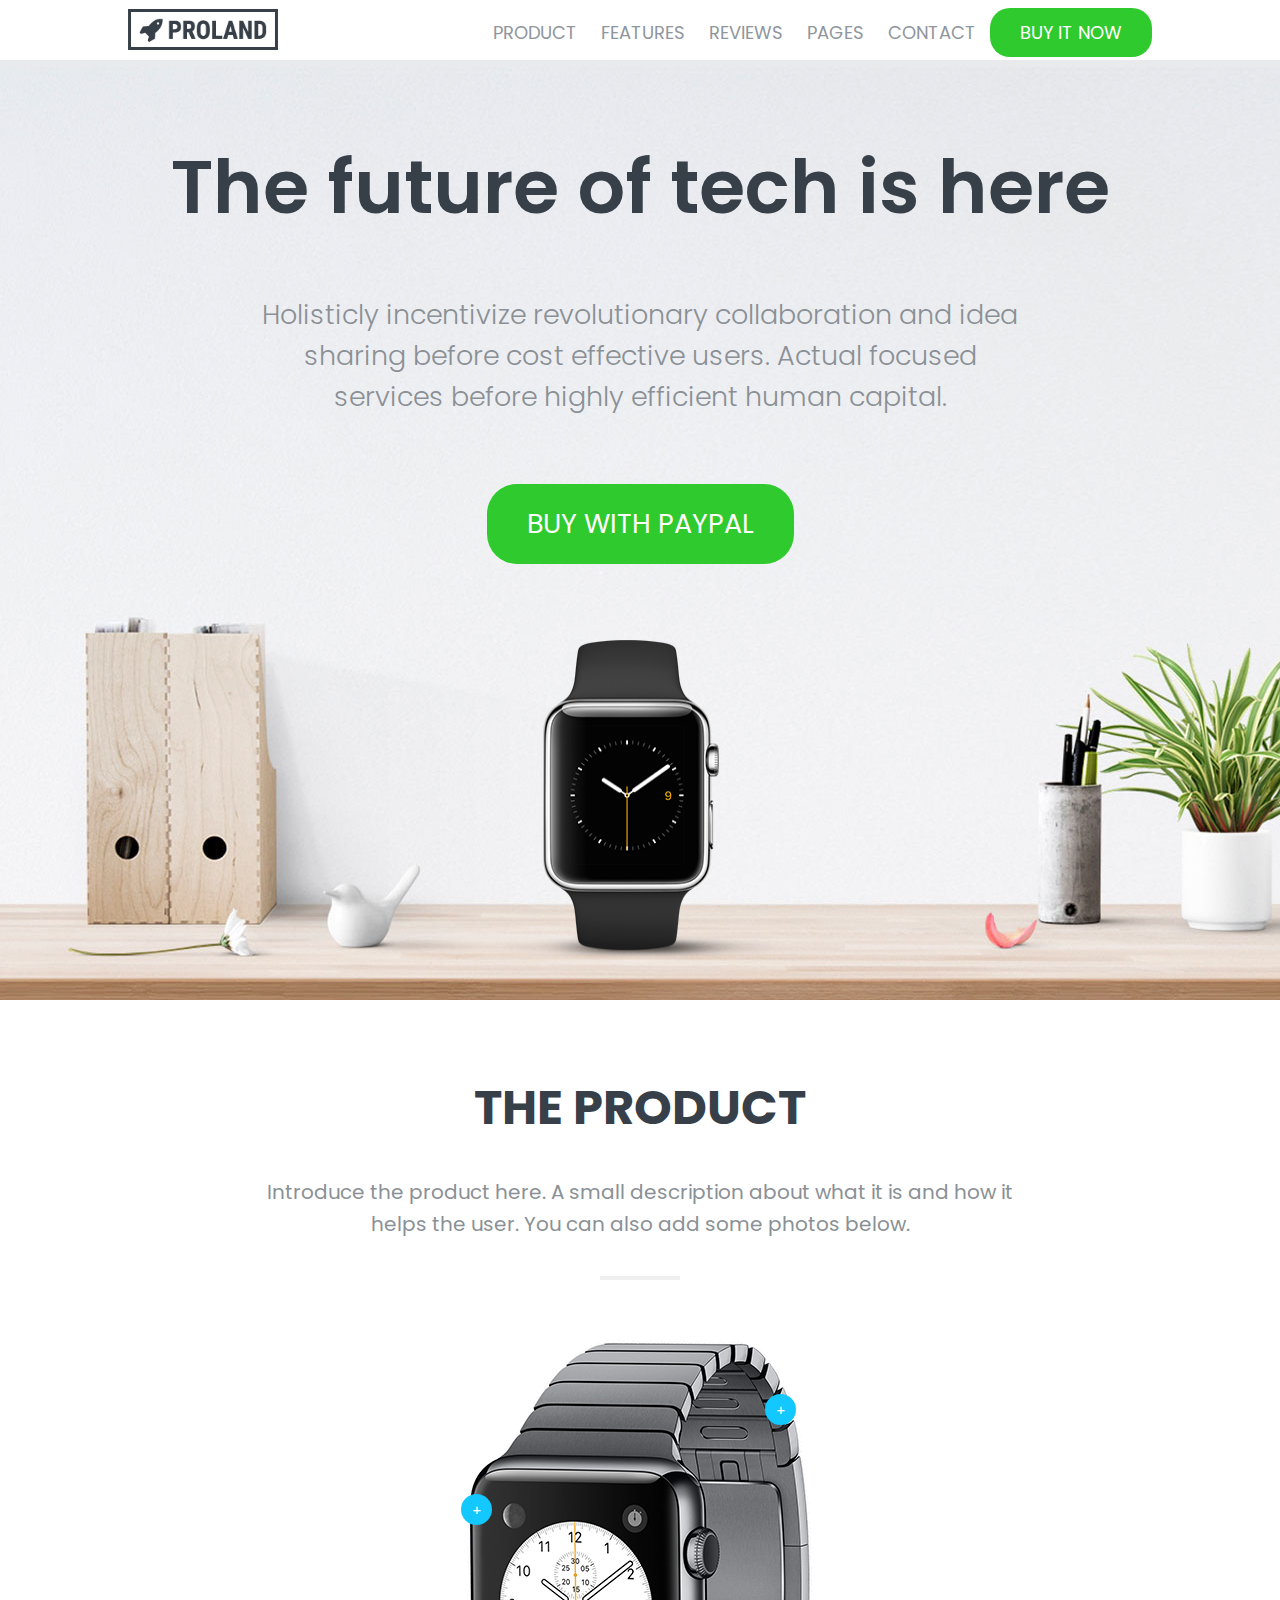
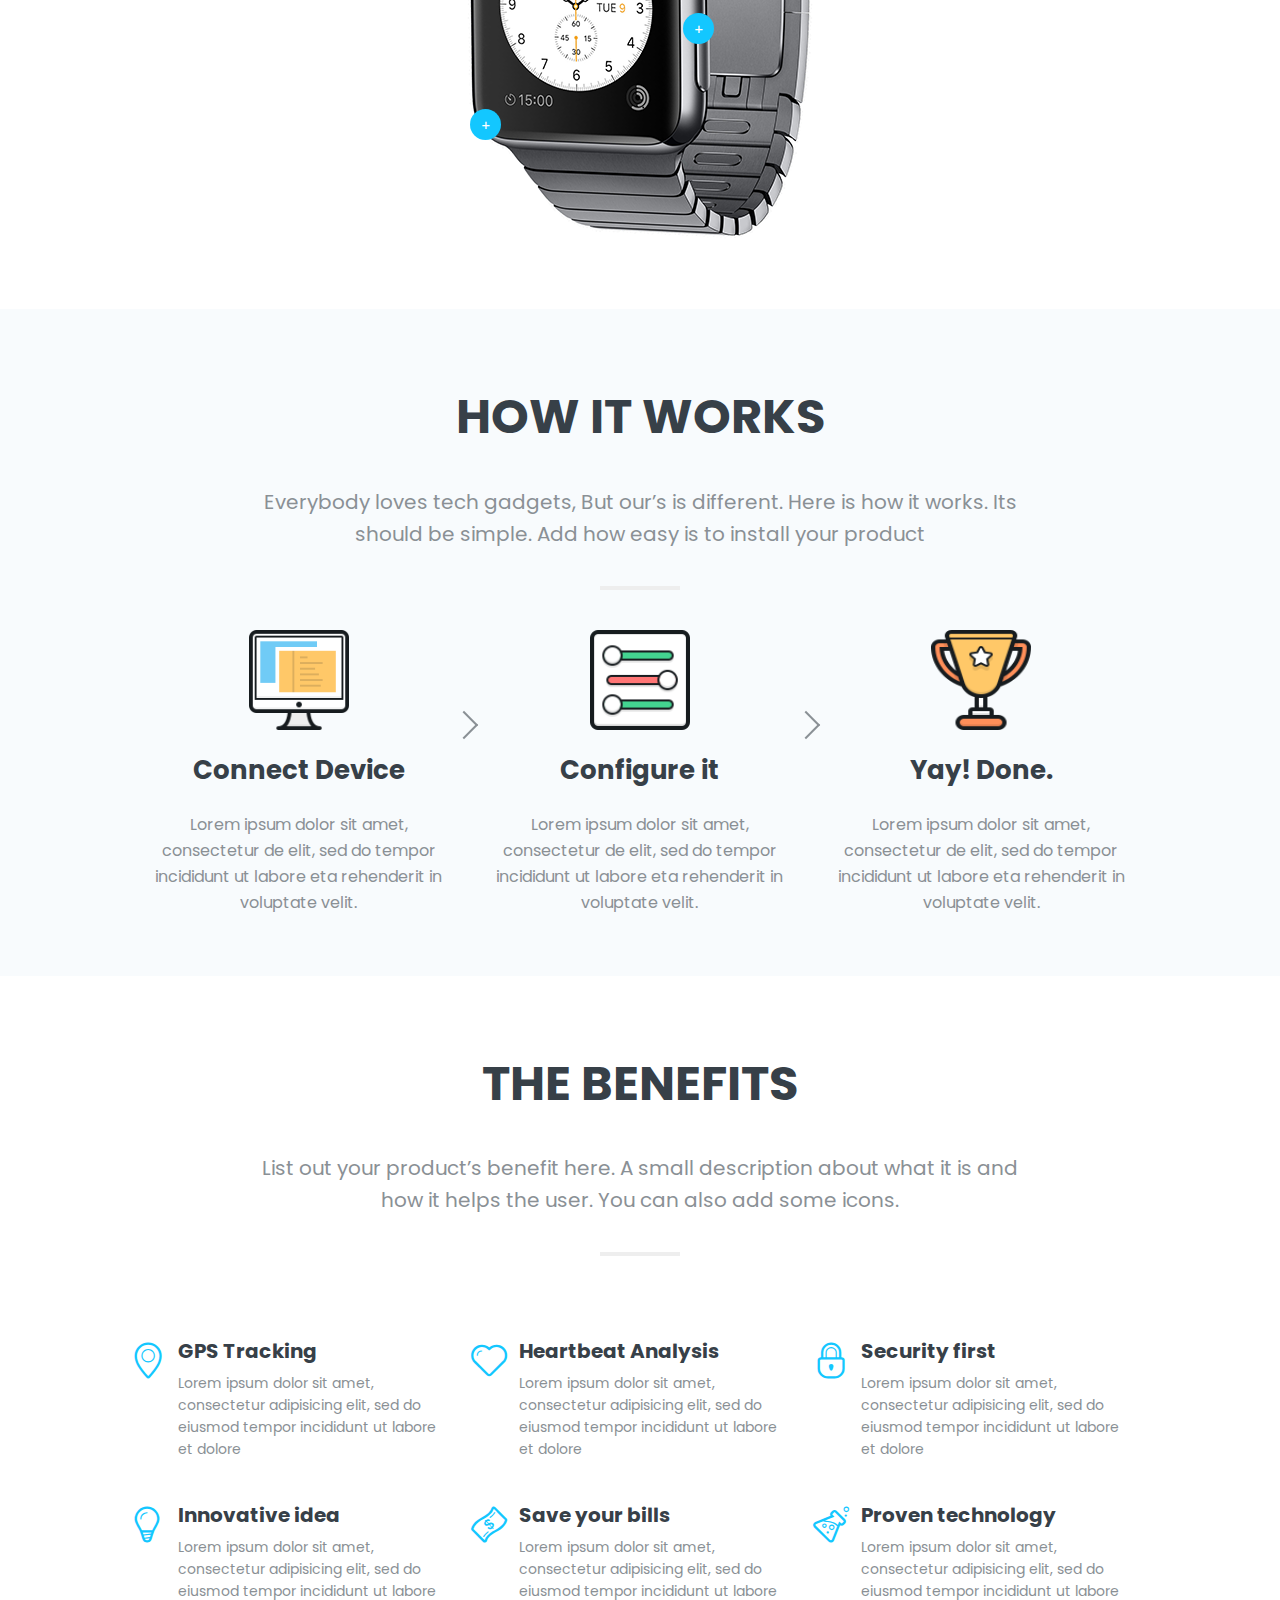
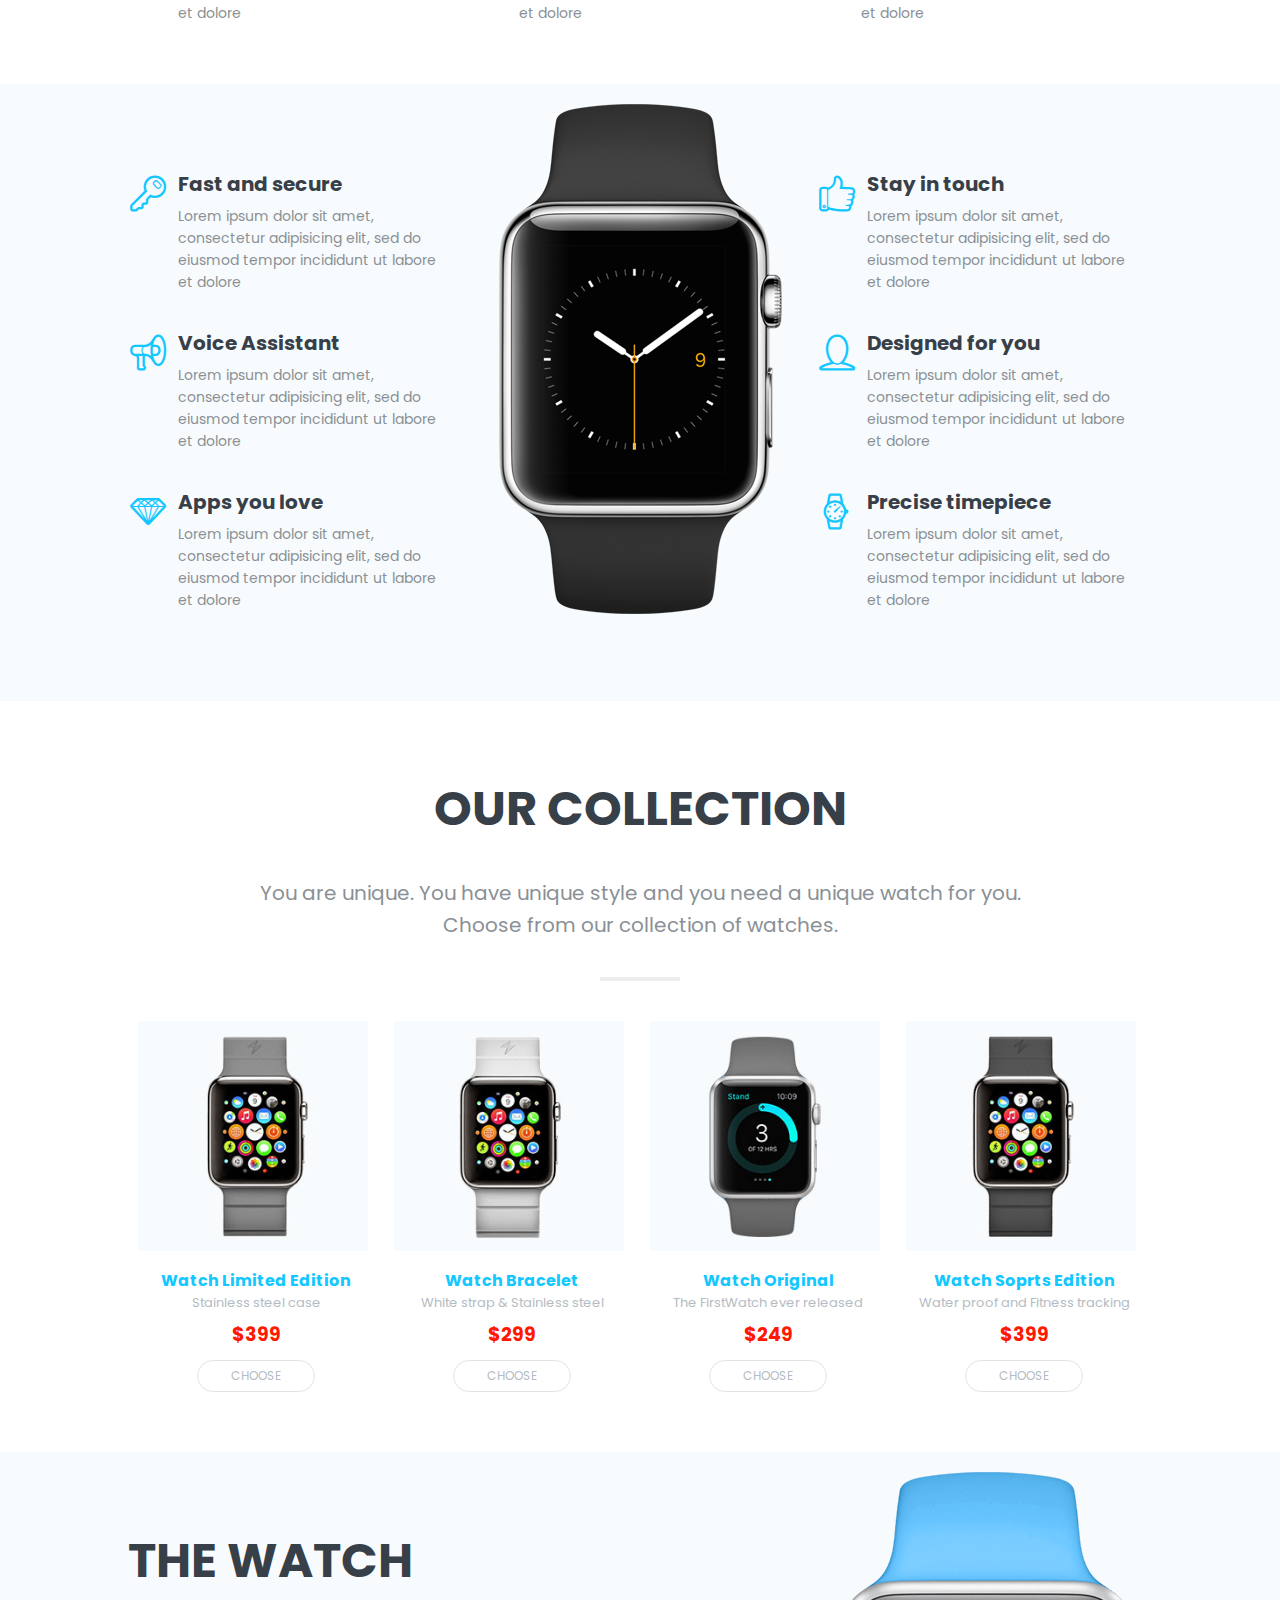
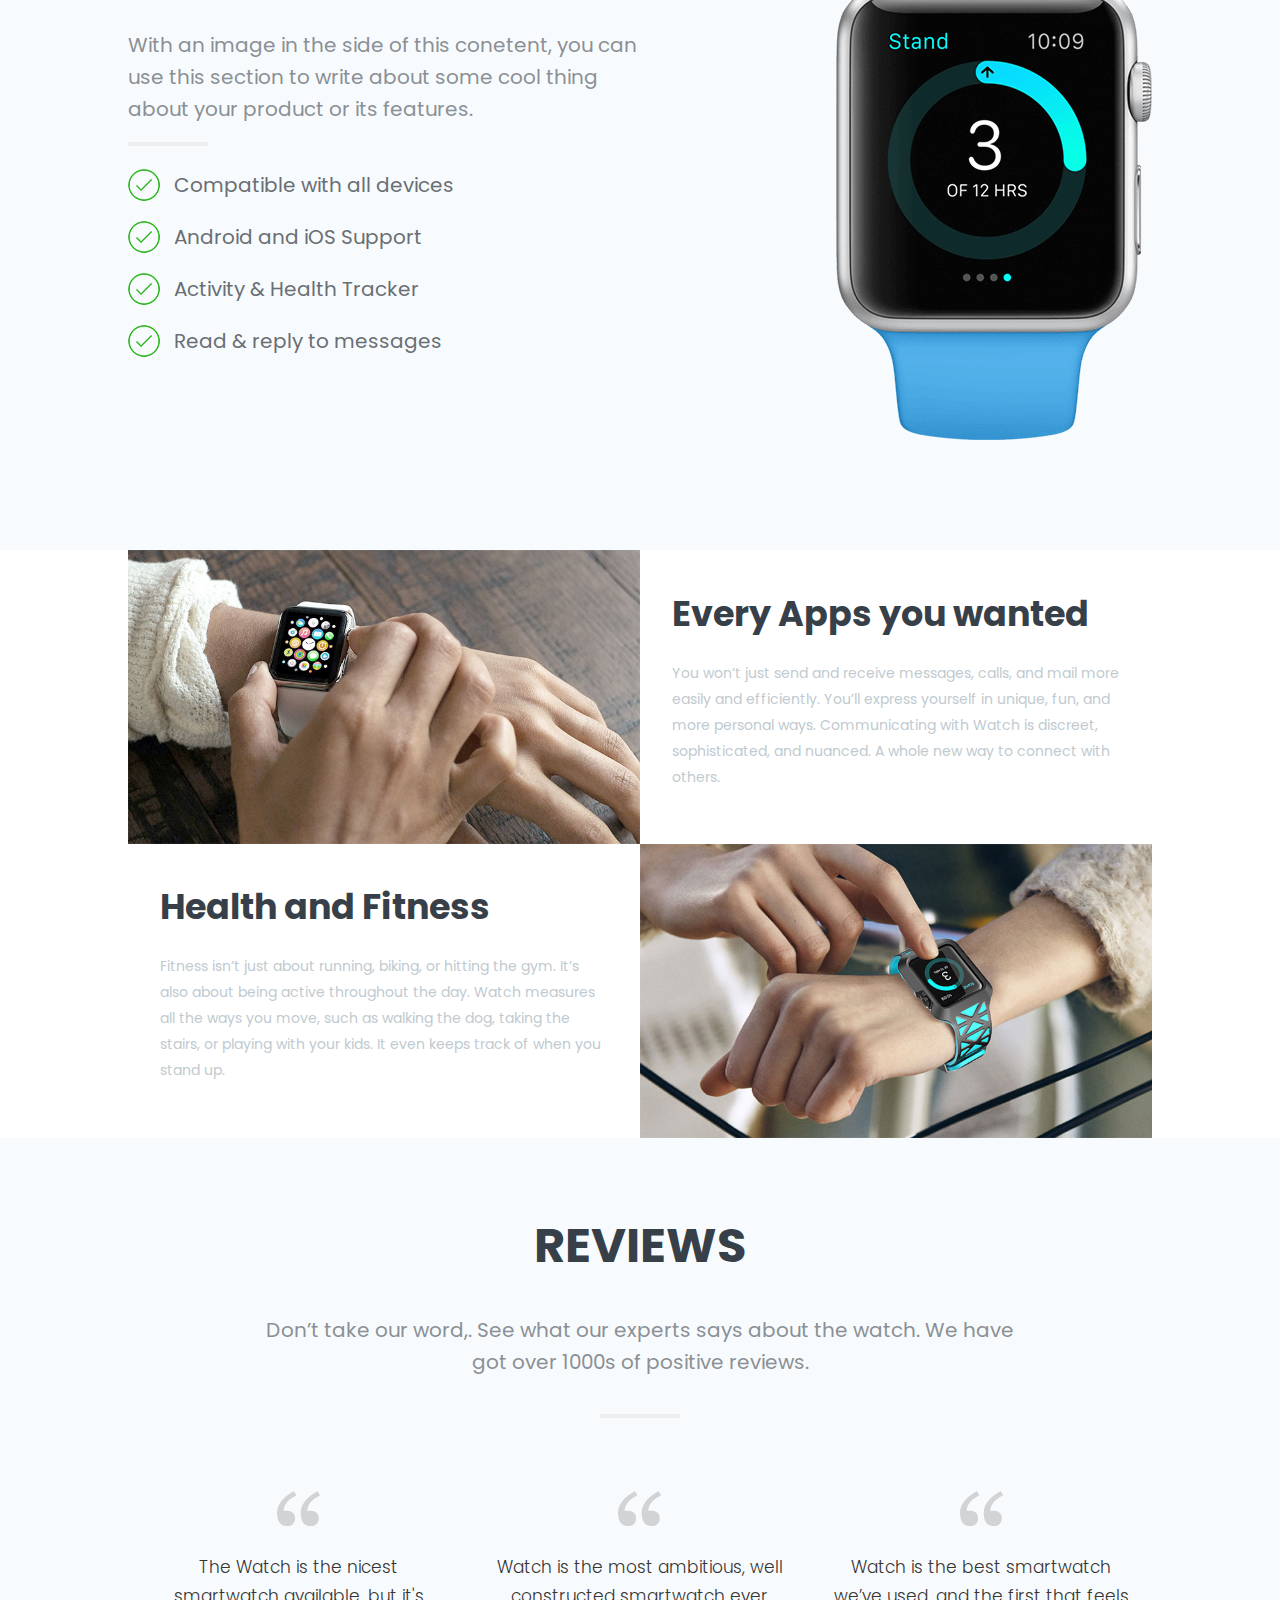
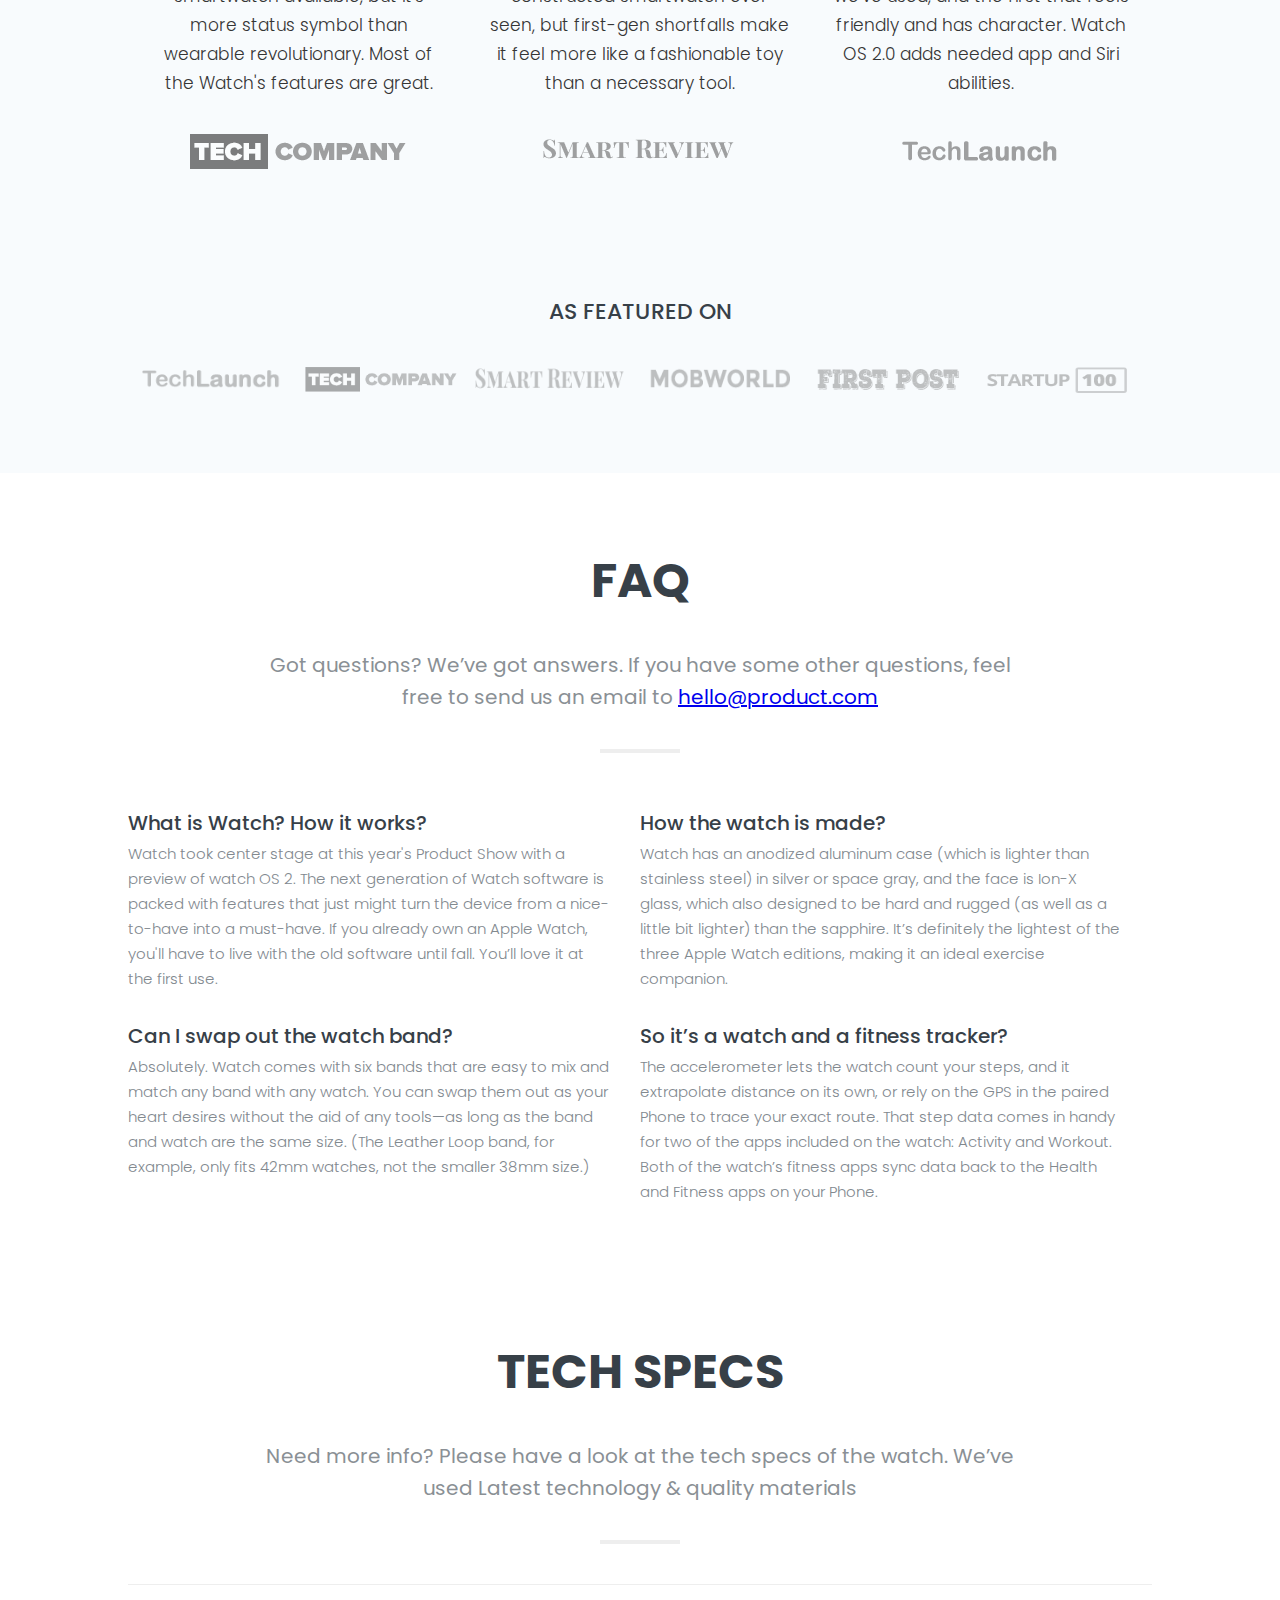
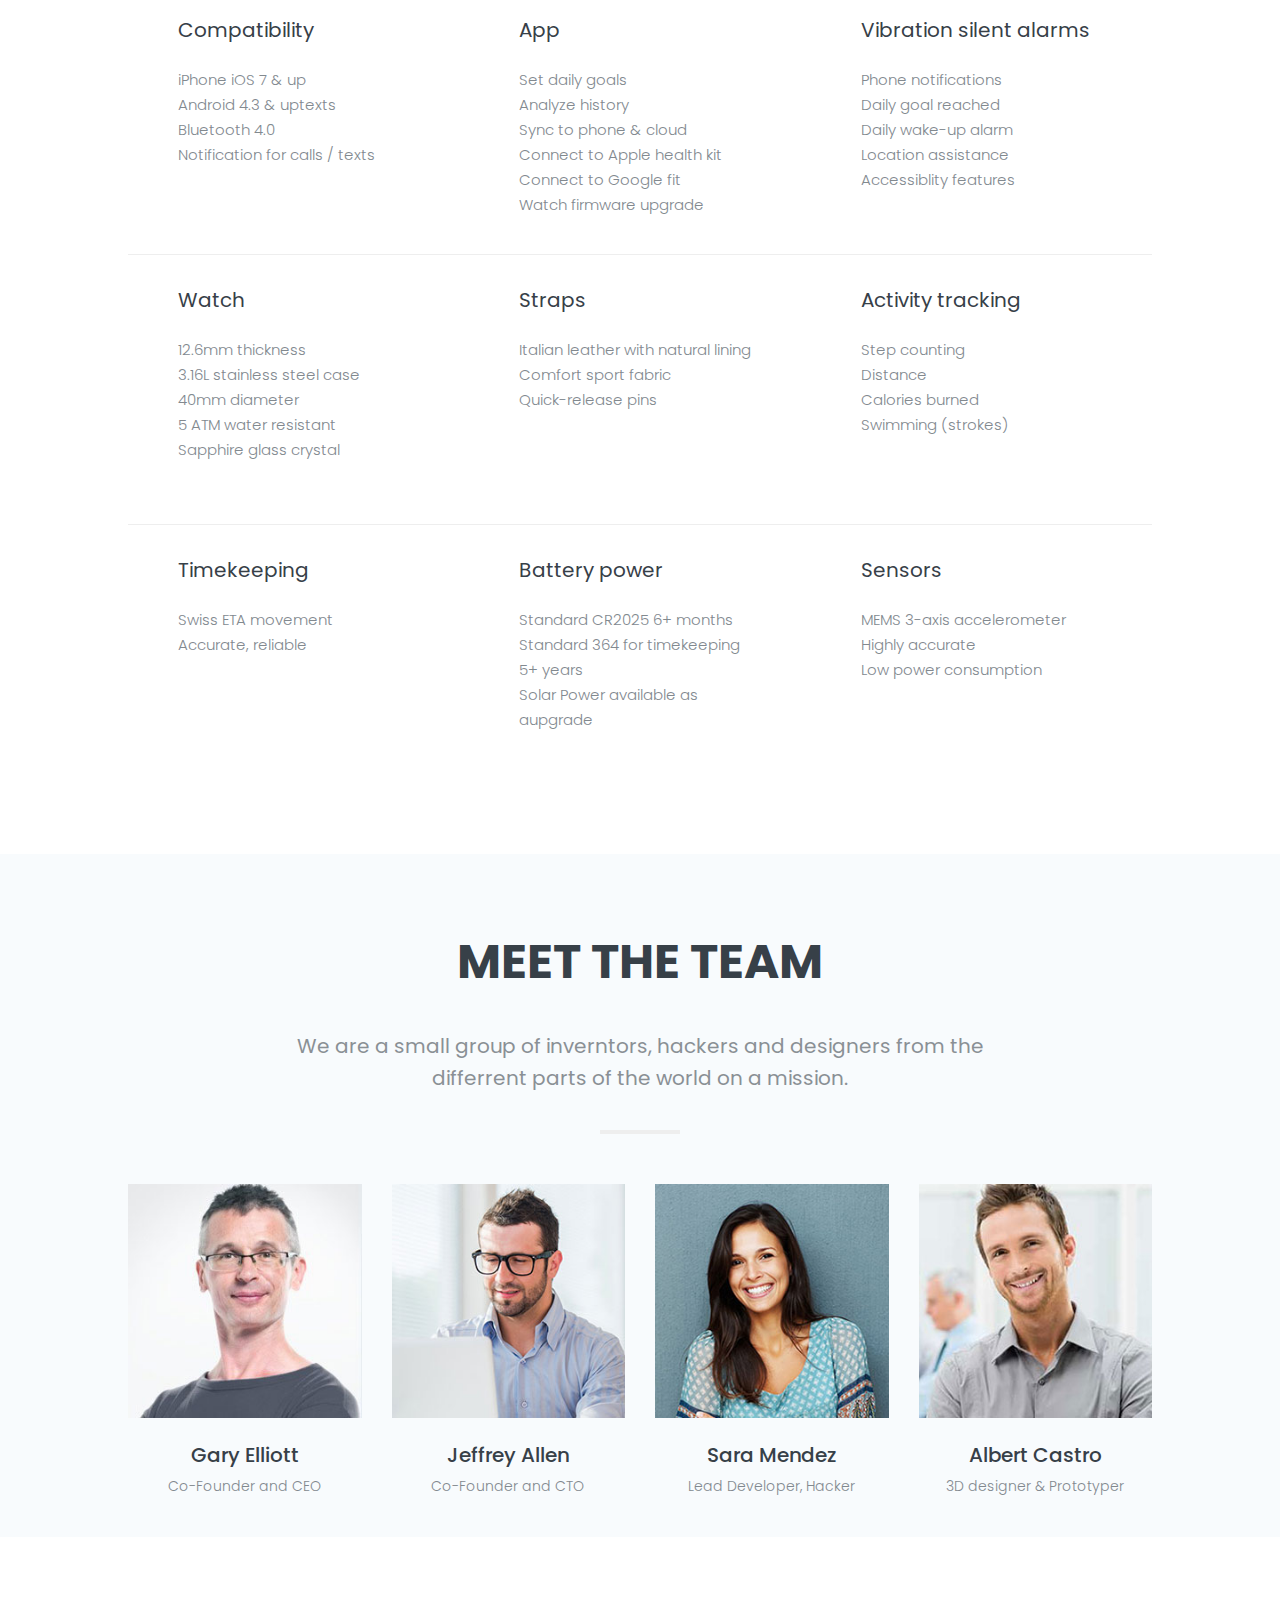
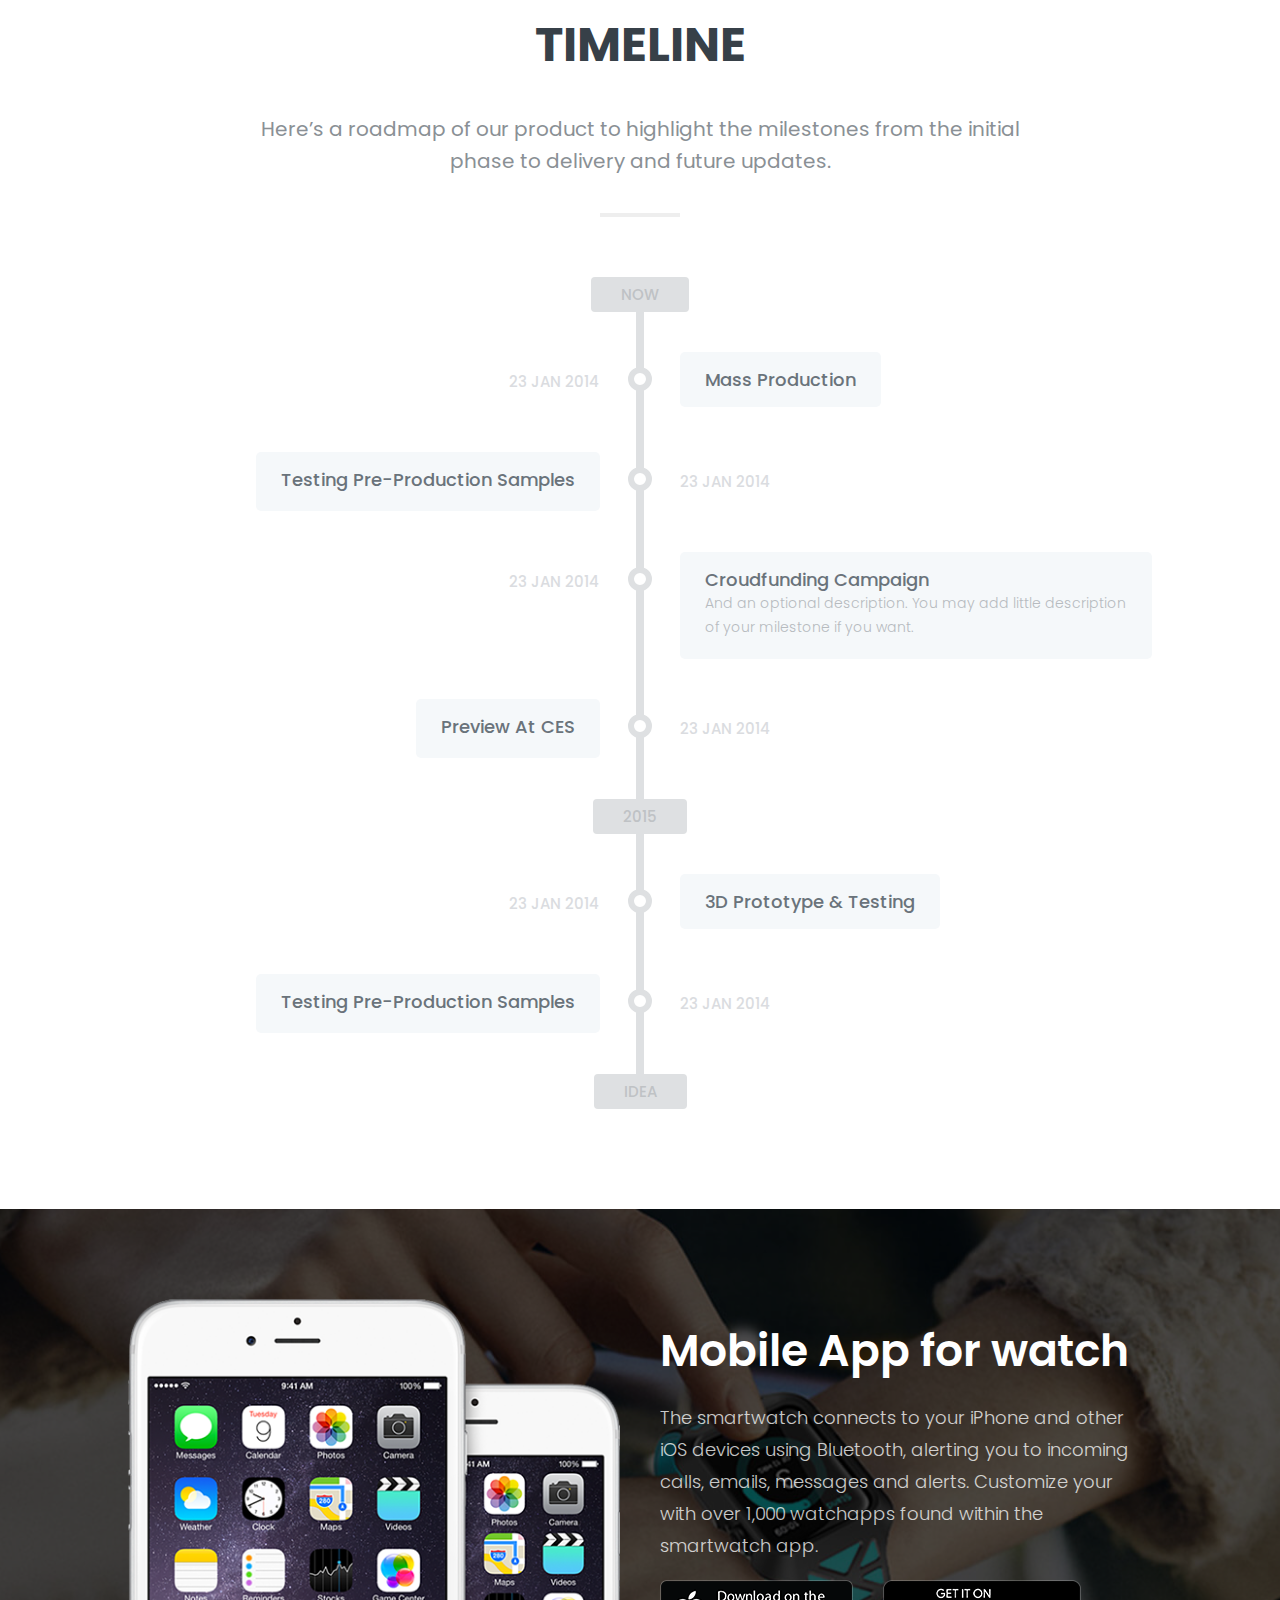
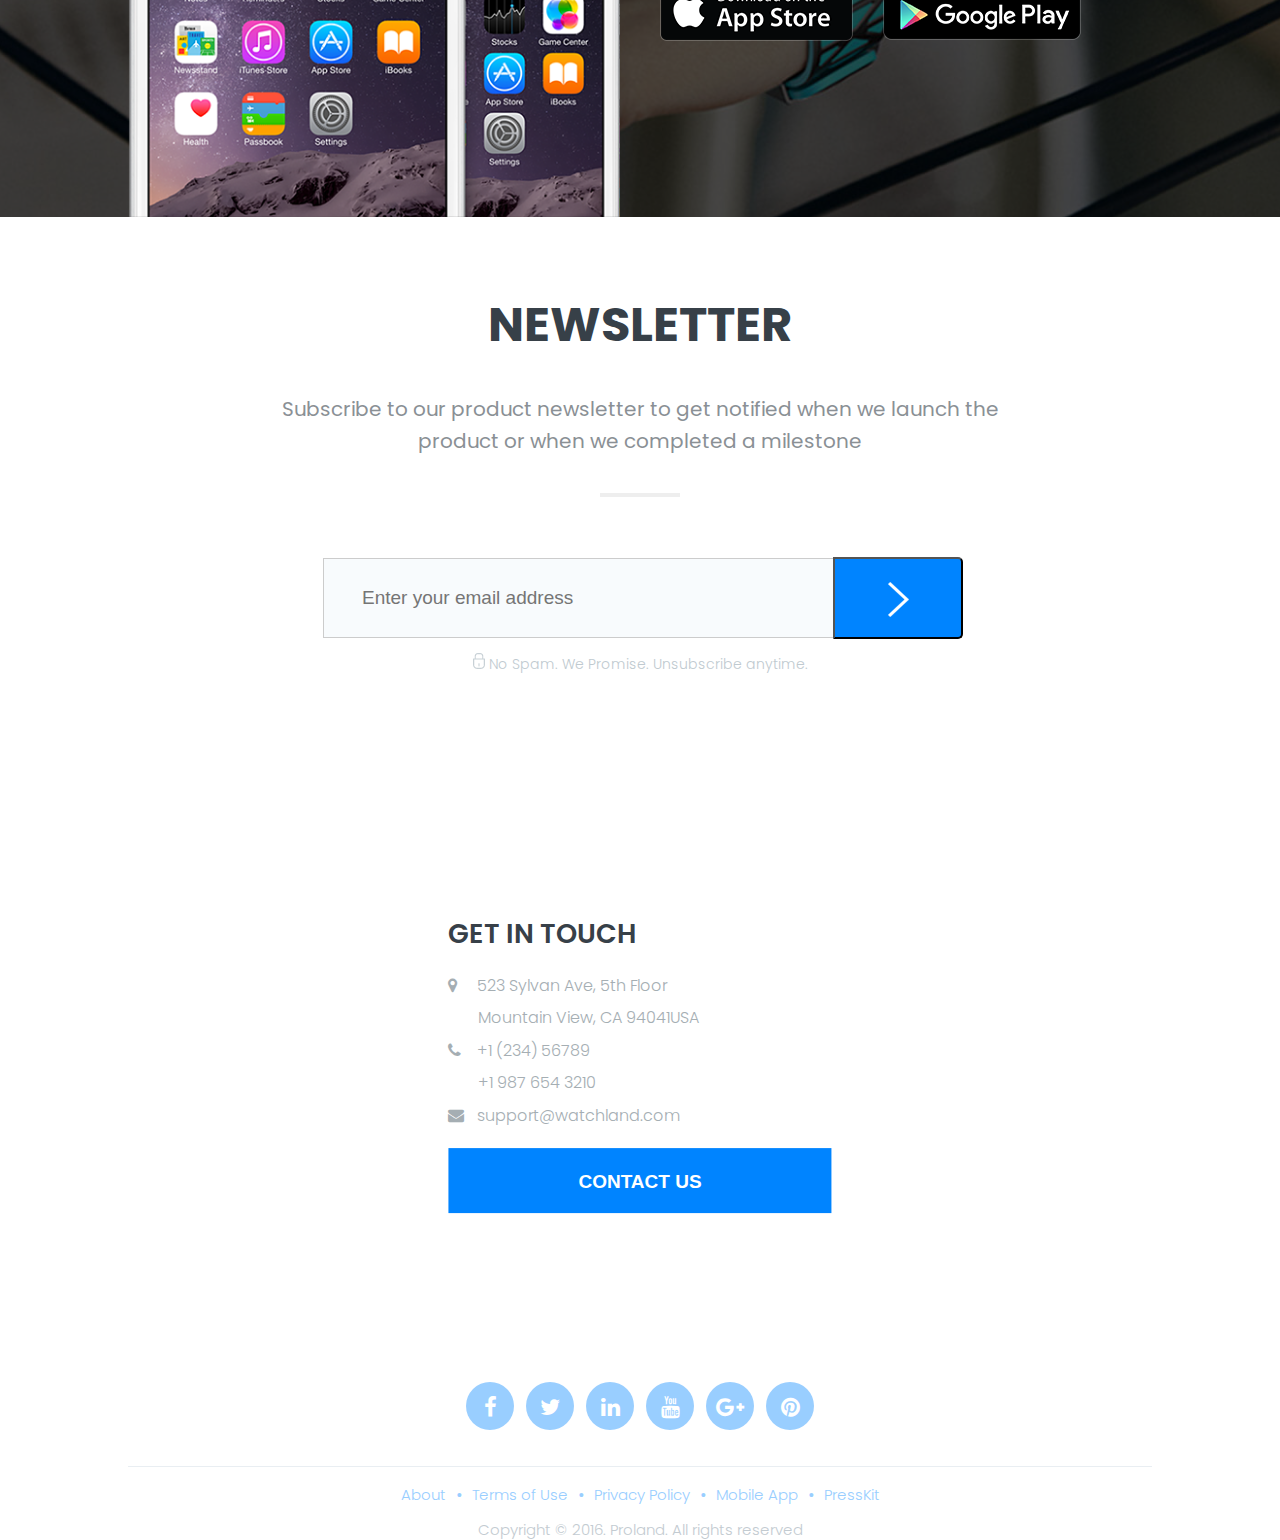
<file: index.html>
<!DOCTYPE html>
<html lang="en">

<head>
    <meta charset="UTF-8" />
    <title>Product landing page</title>
    <link rel="stylesheet" href="css/style.css">
    <link rel="stylesheet" type="text/css" href="css/flaticon/flaticon.css">
    <link rel="stylesheet" href="fonts/font-awesome/css/font-awesome.min.css">
</head>
<body>
<div class="header-wrapper">
    <header class="container header clearfix">
        <a href="#" class="header-logo">
            <img src="img/logo.png" alt="PROLAND">
        </a>
        <ul class="header-nav">
            <li>
                <a href="#">Product</a>
            </li>
            <li>
                <a href="#">Features</a>
            </li>
            <li>
                <a href="#">Reviews</a>
            </li>
            <li>
                <a href="#">Pages</a>
            </li>
            <li>
                <a href="#">Contact</a>
            </li>
            <li class="header-nav-cta">
                <a href="#">Buy it now</a>
            </li>
        </ul>
    </header>
</div>
<section class="product">
    <div class="container">
        <h1 class="product-title">The future of tech is here</h1>
        <p class="product-description">Holisticly incentivize revolutionary collaboration and idea sharing before cost
            effective users. Actual focused services before highly efficient human capital.</p>
        <a href="#" class="product-cta">Buy with paypal</a>
        <div>
            <img src="img/apple-watch.png" alt="Apple-watch" class="product-image">
        </div>
    </div>
</section>

<section class="product-1">
    <div class="container">
        <h1 class="product-title-1">THE PRODUCT</h1>
        <p class="product-description-1">Introduce the product here. A small description about what it is and how it
            helps the user. You can also add some photos below.</p>
        <div class="product-image-1">
            <div class="plus-icon">
                <span class="plus">+</span>
            </div>
            <div class="plus-icon">
                <span class="plus">+</span>
            </div>
            <div class="plus-icon">
                <span class="plus">+</span>
            </div>
            <div class="plus-icon">
                <span class="plus">+</span>
            </div>
        </div>
    </div>
</section>

<section class="product-1 section-dark">
    <div class="container">
        <h1 class="product-title-1">HOW IT WORKS</h1>
        <p class="product-description-1">Everybody loves tech gadgets, But our’s is different. Here is how it works.
            Its should be simple. Add how easy is to install your product</p>
        <div class="product-block clearfix">
            <div class="product-item">
                <img src="img/desktop.png" alt="desktop" class="hiw-image">
                <h2 class="product-title-2">Connect Device</h2>
                <p class="product-description-2">Lorem ipsum dolor sit amet, consectetur de elit, sed do tempor
                    incididunt ut labore eta rehenderit in voluptate velit.</p>
                <i class="hiw-step-arrow"></i>

            </div>
            <div class="product-item">
                <img src="img/toggles.png" alt="toggles" class="hiw-image">
                <h2 class="product-title-2">Configure it</h2>
                <p class="product-description-2">Lorem ipsum dolor sit amet, consectetur de elit, sed do tempor
                    incididunt ut labore eta rehenderit in voluptate velit.</p>
                <i class="hiw-step-arrow"></i>

            </div>
            <div class="product-item">
                <img src="img/trophy.png" alt="trophy" class="hiw-image">
                <h2 class="product-title-2">Yay! Done.</h2>
                <p class="product-description-2">Lorem ipsum dolor sit amet, consectetur de elit, sed do tempor
                    incididunt ut labore eta rehenderit in voluptate velit.</p>
            </div>
        </div>
    </div>
</section>

<section class="product-1">
    <div class="container">
        <h1 class="product-title-1">THE BENEFITS</h1>
        <p class="product-description-1">List out your product’s benefit here. A small description about what it is
            and how it helps the user. You can also add some icons.</p>
        <ul class="product-block clearfix">
            <li class="product-item flaticon-location-gps icon-style">
                <h3 class="product-title-2">GPS Tracking</h3>
                <p class="product-description-2">Lorem ipsum dolor sit amet, consectetur adipisicing elit, sed do
                    eiusmod tempor incididunt ut labore et dolore</p>
            </li>
            <li class="product-item flaticon-heart-shape icon-style">
                <h3 class="product-title-2">Heartbeat Analysis</h3>
                <p class="product-description-2">Lorem ipsum dolor sit amet, consectetur adipisicing elit, sed do
                    eiusmod tempor incididunt ut labore et dolore</p>
            </li>
            <li class="product-item flaticon-locked-padlock icon-style">
                <h3 class="product-title-2">Security first</h3>
                <p class="product-description-2">Lorem ipsum dolor sit amet, consectetur adipisicing elit, sed do
                    eiusmod tempor incididunt ut labore et dolore</p>
            </li>
            <li class="product-item flaticon-small-light-bulb icon-style">
                <h3 class="product-title-2">Innovative idea</h3>
                <p class="product-description-2">Lorem ipsum dolor sit amet, consectetur adipisicing elit, sed do
                    eiusmod tempor incididunt ut labore et dolore</p>
            </li>
            <li class="product-item flaticon-banknote icon-style">
                <h3 class="product-title-2">Save your bills</h3>
                <p class="product-description-2">Lorem ipsum dolor sit amet, consectetur adipisicing elit, sed do
                    eiusmod tempor incididunt ut labore et dolore</p>
            </li>
            <li class="product-item flaticon-chemistry icon-style">
                <h3 class="product-title-2">Proven technology</h3>
                <p class="product-description-2">Lorem ipsum dolor sit amet, consectetur adipisicing elit, sed do
                    eiusmod tempor incididunt ut labore et dolore</p>
            </li>
        </ul>

    </div>

</section>

<section class="product-1 section-dark">
    <div class="container clearfix">

        <ul class="product-item product-block clearfix left-item">
            <li class="product-items flaticon-small-key icon-style">
                <h3 class="product-title-2">Fast and secure</h3>
                <p class="product-description-2">Lorem ipsum dolor sit amet, consectetur adipisicing elit, sed do
                    eiusmod tempor incididunt ut labore et dolore</p>
            </li>
            <li class="product-items flaticon-big-megaphone icon-style">
                <h3 class="product-title-2">Voice Assistant</h3>
                <p class="product-description-2">Lorem ipsum dolor sit amet, consectetur adipisicing elit, sed do
                    eiusmod tempor incididunt ut labore et dolore</p>
            </li>
            <li class="product-items flaticon-diamond icon-style">
                <h3 class="product-title-2">Apps you love</h3>
                <p class="product-description-2">Lorem ipsum dolor sit amet, consectetur adipisicing elit, sed do
                    eiusmod tempor incididunt ut labore et dolore</p>
            </li>
        </ul>


        <img src="img/apple-watch-3.png" alt="apple-watch-3" class="apl-img-3">


        <ul class="product-item product-block clearfix right-item">
            <li class="product-items flaticon-like icon-style">
                <h3 class="product-title-2">Stay in touch</h3>
                <p class="product-description-2">Lorem ipsum dolor sit amet, consectetur adipisicing elit, sed do
                    eiusmod tempor incididunt ut labore et dolore</p>
            </li>
            <li class="product-items flaticon-user-avatar icon-style">
                <h3 class="product-title-2">Designed for you</h3>
                <p class="product-description-2">Lorem ipsum dolor sit amet, consectetur adipisicing elit, sed do
                    eiusmod tempor incididunt ut labore et dolore</p>
            </li>
            <li class="product-items flaticon-wristwatch icon-style">
                <h3 class="product-title-2">Precise timepiece</h3>
                <p class="product-description-2">Lorem ipsum dolor sit amet, consectetur adipisicing elit, sed do
                    eiusmod tempor incididunt ut labore et dolore</p>
            </li>
        </ul>

    </div>
</section>

<section class="product-1">
    <div class="container">
        <h1 class="product-title-1">OUR COLLECTION</h1>
        <p class="product-description-1">You are unique. You have unique style and you need a unique watch for you.
            Choose from our collection of watches.</p>
        <ul class="product-block clearfix">
            <li class="collection">
                <img src="img/collection-1.jpg" alt="limited" class="img-collection">
                <h4 class="collection-title">Watch Limited Edition</h4>
                <p class="collection-description">Stainless steel case</p>
                <h4 class="price">$399</h4>
                <a href="#" class="collection-button">Choose</a>
            </li>
            <li class="collection">
                <img src="img/collection-2.jpg" alt="bracelet" class="img-collection">
                <h4 class="collection-title">Watch Bracelet</h4>
                <p class="collection-description">White strap & Stainless steel</p>
                <h4 class="price">$299</h4>
                <a href="#" class="collection-button">Choose</a>
            </li>
            <li class="collection">
                <img src="img/collection-3.jpg" alt="original" class="img-collection">
                <h4 class="collection-title">Watch Original</h4>
                <p class="collection-description">The FirstWatch ever released</p>
                <h4 class="price">$249</h4>
                <a href="#" class="collection-button">Choose</a>
            </li>
            <li class="collection">
                <img src="img/collection-4.jpg" alt="soprts" class="img-collection">
                <h4 class="collection-title">Watch Soprts Edition</h4>
                <p class="collection-description">Water proof and Fitness tracking</p>
                <h4 class="price">$399</h4>
                <a href="#" class="collection-button">Choose</a>
            </li>
        </ul>
    </div>
</section>

<section class="product-1 section-dark watch-section">
    <div class="container clearfix">
        <div class="watch">
            <h1 class="watch-title">THE WATCH</h1>
            <p class="watch-description">With an image in the side of this conetent, you can use this section
                to write about some cool thing about your product or its features.</p>
            <ul class="watch-block">
                <li class="thewatch">
                    Compatible with all devices
                </li>
                <li class="thewatch">
                    Android and iOS Support
                </li>
                <li class="thewatch">
                    Activity & Health Tracker
                </li>
                <li class="thewatch">
                    Read & reply to messages
                </li>
            </ul>
        </div>

            <img src="img/the-watch.png" alt="the watch" class="apl-the-watch">

    </div>
</section>

<section class="product-1 split-section">
    <div class="container clearfix">
        <div class="split-container clearfix">
            <div class="split-left">
                <img src="img/split-1.jpg" alt="split-1" class="split-img">
            </div>
            <div class="split-right">
                <div class="split-right-pos">
                    <h2 class="split-title">Every Apps you wanted</h2>
                    <p class="split-description">You won’t just send and receive messages, calls, and mail more easily
                        and efficiently. You’ll express yourself in unique, fun, and more personal ways.
                        Communicating with Watch is discreet, sophisticated, and nuanced.
                        A whole new way to connect with others.</p>
                </div>
            </div>
        </div>
        <div class="split-container clearfix">
            <div class="split-right">
                <img src="img/split-2.jpg" alt="split-1" class="split-img">
            </div>
            <div class="split-left">
                <div class="split-right-pos">
                    <h2 class="split-title">Health and Fitness</h2>
                    <p class="split-description">Fitness isn’t just about running, biking, or hitting the gym.
                        It’s also about being active throughout the day. Watch measures all the ways you move,
                        such as walking the dog, taking the stairs, or playing with your kids.
                        It even keeps track of when you stand up.</p>
                </div>
            </div>
        </div>
    </div>
</section>

<section class="product-1 section-dark">
    <div class="container">
        <h1 class="product-title-1">REVIEWS</h1>
        <p class="product-description-1">Don’t take our word,. See what our experts says about the watch.
            We have got over 1000s of positive reviews.</p>
        <div class="reviews-container clearfix">
            <div class="reviews">
                <img src="img/quote.png" alt="quote" class="image-quote">
                <p class="reviews-description">The Watch is the nicest smartwatch available, but it's more status
                    symbol than wearable revolutionary. Most of the Watch's features are great.</p>
                <img src="img/reviewer1.png" alt="reviewer" class="image-reviewer">
            </div>
            <div class="reviews">
                <img src="img/quote.png" alt="quote" class="image-quote">
                <p class="reviews-description">Watch is the most ambitious, well constructed smartwatch ever seen,
                    but first-gen shortfalls make it feel more like a fashionable toy than a necessary tool.</p>
                <img src="img/reviewer2.png" alt="reviewer" class="image-reviewer">
            </div>
            <div class="reviews">
                <img src="img/quote.png" alt="quote" class="image-quote">
                <p class="reviews-description">Watch is the best smartwatch we’ve used,
                    and the first that feels friendly and has character.
                    Watch OS 2.0 adds needed app and Siri abilities.</p>
                <img src="img/reviewer3.png" alt="reviewer" class="image-reviewer">
            </div>
        </div>
        <div class="featured">
            <h2 class="featured-title">AS FEATURED ON</h2>
            <ul class="featured-list clearfix">
                <li class="featured-item">
                    <img src="img/featured1.png" alt="reviewer" class="img-featured">
                </li>
                <li class="featured-item">
                    <img src="img/featured2.png" alt="reviewer" class="img-featured">
                </li>
                <li class="featured-item">
                    <img src="img/featured3.png" alt="reviewer" class="img-featured">
                </li>
                <li class="featured-item">
                    <img src="img/featured4.png" alt="reviewer" class="img-featured">
                </li>
                <li class="featured-item">
                    <img src="img/featured5.png" alt="reviewer" class="img-featured">
                </li>
                <li class="featured-item">
                    <img src="img/featured6.png" alt="reviewer" class="img-featured">
                </li>
            </ul>
        </div>
    </div>
</section>

<section class="product-1">
    <div class="container">
        <h1 class="product-title-1">FAQ</h1>
        <p class="product-description-1">Got questions? We’ve got answers. If you have some other questions,
            feel free to send us an email to <a href="#">hello@product.com</a></p>
        <div class="faq-container">
            <ul class="faq-list clearfix">
                <li class="faq-item">
                    <h3 class="faq-title">What is Watch? How it works?</h3>
                    <p class="faq-description">Watch took center stage at this year's Product Show with
                        a preview of watch OS 2. The next generation of Watch software is packed with
                        features that just might turn the device from a nice-to-have into a must-have.
                        If you already own an Apple Watch, you'll have to live with the old software until fall.
                        You’ll love it at the first use.</p>
                </li>
                <li class="faq-item">
                    <h3 class="faq-title">How the watch is made?</h3>
                    <p class="faq-description">Watch has an anodized aluminum case
                        (which is lighter than stainless steel) in silver or space gray, and the face is Ion-X glass,
                        which also designed to be hard and rugged (as well as a little bit lighter) than the sapphire.
                        It’s definitely the lightest of the three Apple Watch editions,
                        making it an ideal exercise companion.</p>
                </li>
                <li class="faq-item">
                    <h3 class="faq-title">Can I swap out the watch band?</h3>
                    <p class="faq-description">Absolutely. Watch comes with six bands that are easy to
                        mix and match any band with any watch. You can swap them out as your heart desires
                        without the aid of any tools—as long as the band and watch are the same size.
                        (The Leather Loop band, for example, only fits 42mm watches, not the smaller 38mm size.)</p>
                </li>
                <li class="faq-item">
                    <h3 class="faq-title">So it’s a watch and a fitness tracker?</h3>
                    <p class="faq-description">The accelerometer lets the watch count your steps,
                        and it extrapolate distance on its own, or rely on the GPS in the paired Phone
                        to trace your exact route. That step data comes in handy for two of the apps
                        included on the watch: Activity and Workout. Both of the watch’s fitness apps
                        sync data back to the Health and Fitness apps on your Phone.</p>
                </li>
            </ul>
        </div>
    </div>
</section>

<section class="product-1">
    <div class="container">
        <h1 class="product-title-1">TECH SPECS</h1>
        <p class="product-description-1">Need more info? Please have a look at the tech specs of the watch.
            We’ve used Latest technology & quality materials</p>
        <div class="tech-container clearfix">
            <div class="tech-item">
                <h4 class="tech-title">Compatibility</h4>
                <ul class="tech-list">
                    <li>iPhone iOS 7 & up</li>
                    <li>Android 4.3 & uptexts</li>
                    <li>Bluetooth 4.0</li>
                    <li>Notification for calls / texts</li>
                </ul>
            </div>
            <div class="tech-item">
                <h4 class="tech-title">App</h4>
                <ul class="tech-list">
                    <li>Set daily goals</li>
                    <li>Analyze history</li>
                    <li>Sync to phone & cloud</li>
                    <li>Connect to Apple health kit</li>
                    <li>Connect to Google fit</li>
                    <li>Watch firmware upgrade</li>
                </ul>
            </div>
            <div class="tech-item">
                <h4 class="tech-title">Vibration silent alarms</h4>
                <ul class="tech-list">
                    <li>Phone notifications</li>
                    <li>Daily goal reached</li>
                    <li>Daily wake-up alarm</li>
                    <li>Location assistance</li>
                    <li>Accessiblity features</li>
                </ul>
            </div>
            <div class="tech-item">
                <h4 class="tech-title">Watch</h4>
                <ul class="tech-list">
                    <li>12.6mm thickness</li>
                    <li>3.16L stainless steel case</li>
                    <li>40mm diameter</li>
                    <li>5 ATM water resistant</li>
                    <li>Sapphire glass crystal</li>
                </ul>
            </div>
            <div class="tech-item">
                <h4 class="tech-title">Straps</h4>
                <ul class="tech-list">
                    <li>Italian leather with natural lining</li>
                    <li>Comfort sport fabric</li>
                    <li>Quick-release pins</li>
                </ul>
            </div>
            <div class="tech-item">
                <h4 class="tech-title">Activity tracking</h4>
                <ul class="tech-list">
                    <li>Step counting</li>
                    <li>Distance</li>
                    <li>Calories burned</li>
                    <li>Swimming (strokes)</li>
                </ul>
            </div>
            <div class="tech-item">
                <h4 class="tech-title">Timekeeping</h4>
                <ul class="tech-list">
                    <li>Swiss ETA movement</li>
                    <li>Accurate, reliable</li>
                </ul>
            </div>
            <div class="tech-item">
                <h4 class="tech-title">Battery power</h4>
                <ul class="tech-list">
                    <li>Standard CR2025 6+ months</li>
                    <li>Standard 364 for timekeeping 5+ years</li>
                    <li>Solar Power available as aupgrade</li>
                </ul>
            </div>
            <div class="tech-item">
                <h4 class="tech-title">Sensors</h4>
                <ul class="tech-list">
                    <li>MEMS 3-axis accelerometer</li>
                    <li>Highly accurate</li>
                    <li>Low power consumption</li>
                </ul>
            </div>
        </div>
    </div>
</section>

<section class="product-1 section-dark">
    <div class="container clearfix">
        <h1 class="product-title-1">MEET THE TEAM</h1>
        <p class="product-description-1">We are a small group of inverntors, hackers and designers from the
            differrent parts of the world on a mission.</p>
        <div class="clearfix team-t">
            <div class="team">
                <img src="img/team-1.jpg" alt="Gary" class="team-img">
                <h3 class="team-name">Gary Elliott</h3>
                <p class="team-position">Co-Founder and CEO</p>
            </div>
            <div class="team">
                <img src="img/team-2.jpg" alt="Jeffrey" class="team-img">
                <h3 class="team-name">Jeffrey Allen</h3>
                <p class="team-position">Co-Founder and CTO</p>
            </div>
            <div class="team">
                <img src="img/team-3.jpg" alt="Sara" class="team-img">
                <h3 class="team-name">Sara Mendez</h3>
                <p class="team-position">Lead Developer, Hacker</p>
            </div>
            <div class="team">
                <img src="img/team-4.jpg" alt="Albert" class="team-img">
                <h3 class="team-name">Albert Castro</h3>
                <p class="team-position">3D designer & Prototyper</p>
            </div>
        </div>
    </div>
</section>

<section class="product-1">
    <div class="container">
        <h1 class="product-title-1">TIMELINE</h1>
        <p class="product-description-1">Here’s a roadmap of our product to highlight the milestones from
            the initial phase to delivery and future updates.</p>
        <div class="timeline">
            <div class="timeline-row">
                <div class="tl-content">now</div>
            </div>
            <div class="timeline-row clearfix">
                <div class="col col-left">
                    <div class="date">23 jan 2014</div>
                </div>
                <div class="col col-right">
                    <div class="content">
                        <h4 class="tl-title">mass production</h4>
                    </div>
                </div>
            </div>

            <div class="timeline-row clearfix">
                <div class="col col-left">
                    <div class="content">
                        <h4 class="tl-title">Testing Pre-Production Samples</h4>
                        <p class="text"></p>
                    </div>
                </div>
                <div class="col col-right">
                    <div class="date">23 jan 2014</div>
                </div>
            </div>

            <div class="timeline-row clearfix">
                <div class="col col-left">
                    <div class="date">23 jan 2014</div>
                </div>
                <div class="col col-right">
                    <div class="content">
                        <h4 class="tl-title">Croudfunding Campaign</h4>
                        <p class="text">And an optional description. You may add little description
                            of your milestone if you want.</p>
                    </div>
                </div>
            </div>

            <div class="timeline-row clearfix">
                <div class="col col-left">
                    <div class="content">
                        <h4 class="tl-title">Preview at CES</h4>
                        <p class="text"></p>
                    </div>
                </div>
                <div class="col col-right">
                    <div class="date">23 jan 2014</div>
                </div>
            </div>

            <div class="timeline-row">
                <div class="tl-content">2015</div>
            </div>

            <div class="timeline-row clearfix">
                <div class="col col-left">
                    <div class="date">23 jan 2014</div>
                </div>
                <div class="col col-right">
                    <div class="content">
                        <h4 class="tl-title">3D Prototype & Testing</h4>
                    </div>
                </div>
            </div>

            <div class="timeline-row clearfix">
                <div class="col col-left">
                    <div class="content">
                        <h4 class="tl-title">Testing Pre-Production Samples</h4>
                        <p class="text"></p>
                    </div>
                </div>
                <div class="col col-right">
                    <div class="date">23 jan 2014</div>
                </div>
            </div>

            <div class="timeline-row">
                <div class="tl-content">idea</div>
            </div>

        </div>
    </div>
</section>

<section class="product-1 mobile-app-section">

        <div class="container">
            <div class="mobile-app-container clearfix">
                <div class="mobile-app">
                    <img src="img/app-screen.png" alt="apple phone screen" class="app-screen">
                </div>
                <div class="mobile-app clearfix">
                    <h1 class="mobile-app-title">Mobile App for watch</h1>
                    <p class="mobile-app-description">The smartwatch connects to your iPhone and other iOS
                        devices using Bluetooth, alerting you to incoming calls, emails, messages and alerts.
                        Customize your with over 1,000 watchapps found within the smartwatch app.</p>
                    <div class="store">
                        <a href="#">
                            <img src="img/app-store.png" alt="app-store" style="display: block"></a>
                    </div>
                    <div class="store">
                        <a href="#">
                            <img src="img/google-play.png" alt="play-market" style="display: block"></a>
                    </div>
                </div>
            </div>
        </div>

</section>

<section class="product-1">
    <div class="container">
        <h1 class="product-title-1">newsletter</h1>
        <p class="product-description-1">Subscribe to our product newsletter to get notified when we
            launch the product or when we completed a milestone</p>
        <form class="newsletter-form">
            <div class="input-container">
                <input type="email" class="newsletter-input" placeholder="Enter your email address">
                <span class="input-button">
                    <button type="submit">
                        <img src="img/right-angle-white.png" alt style="vertical-align: middle">
                    </button>
                </span>
            </div>
            <p class="no-spam">
                <img src="img/protect.png" alt>
                No Spam. We Promise. Unsubscribe anytime.
            </p>
        </form>
    </div>
</section>

<section class="product-1">
    <div class="map clearfix">
        <div class="overlay" onclick="style.pointerEvents='none'"></div>
        <iframe src="https://www.google.com/maps/embed?pb=!1m14!1m12!1m3!1d5086.7482528891305!2d30.500555416439248!3d50.39686482204488!2m3!1f0!2f0!3f0!3m2!1i1024!2i768!4f13.1!5e0!3m2!1sru!2sua!4v1461263344387" width="100%" height="560px" frameborder="0" style="border:0" allowfullscreen></iframe>
        <div class="contacts">
            <h2 class="contacts-title">GET IN TOUCH</h2>
            <ul class="contacts-list">
                <li>
                    <i class="fa fa-map-marker"></i>
                    523 Sylvan Ave, 5th Floor<br/>
                    Mountain View, CA 94041USA</li>
                <li>
                    <i class="fa fa-phone"></i>
                    +1 (234) 56789<br/>
                    +1 987 654 3210</li>
                <li>
                    <i class="fa fa-envelope"></i>
                    support@watchland.com</li>
            </ul>
            <button class="contacts-button">contact us</button>
        </div>
    </div>
</section>

<footer class="footer">
    <div class="container">
        <div class="social">
            <ul class="social-list clearfix">
                <li>
                    <a href="#">
                        <i class="fa fa-facebook"></i>
                    </a>
                </li>
                <li>
                    <a href="#">
                        <i class="fa fa-twitter"></i>
                    </a>
                </li>
                <li>
                    <a href="#">
                        <i class="fa fa-linkedin"></i>
                    </a>
                </li>
                <li>
                    <a href="#">
                        <i class="fa fa-youtube"></i>
                    </a>
                </li>
                <li>
                    <a href="#">
                        <i class="fa fa-google-plus"></i>
                    </a>
                </li>
                <li>
                    <a href="#">
                        <i class="fa fa-pinterest"></i>
                    </a>
                </li>
            </ul>
        </div>

        <div class="menu-rights">
            <ul class="footer-menu clearfix">
                <li>
                    <a href="#">About</a>
                </li>
                <li>
                    <a href="#">Terms of Use</a>
                </li>
                <li>
                    <a href="#">Privacy Policy</a>
                </li>
                <li>
                    <a href="#">Mobile App</a>
                </li>
                <li>
                    <a href="#">PressKit</a>
                </li>
            </ul>
            <p class="footer-description">Copyright &copy; 2016. Proland. All rights reserved</p>
        </div>
    </div>
</footer>
</body>

</html>
</file>
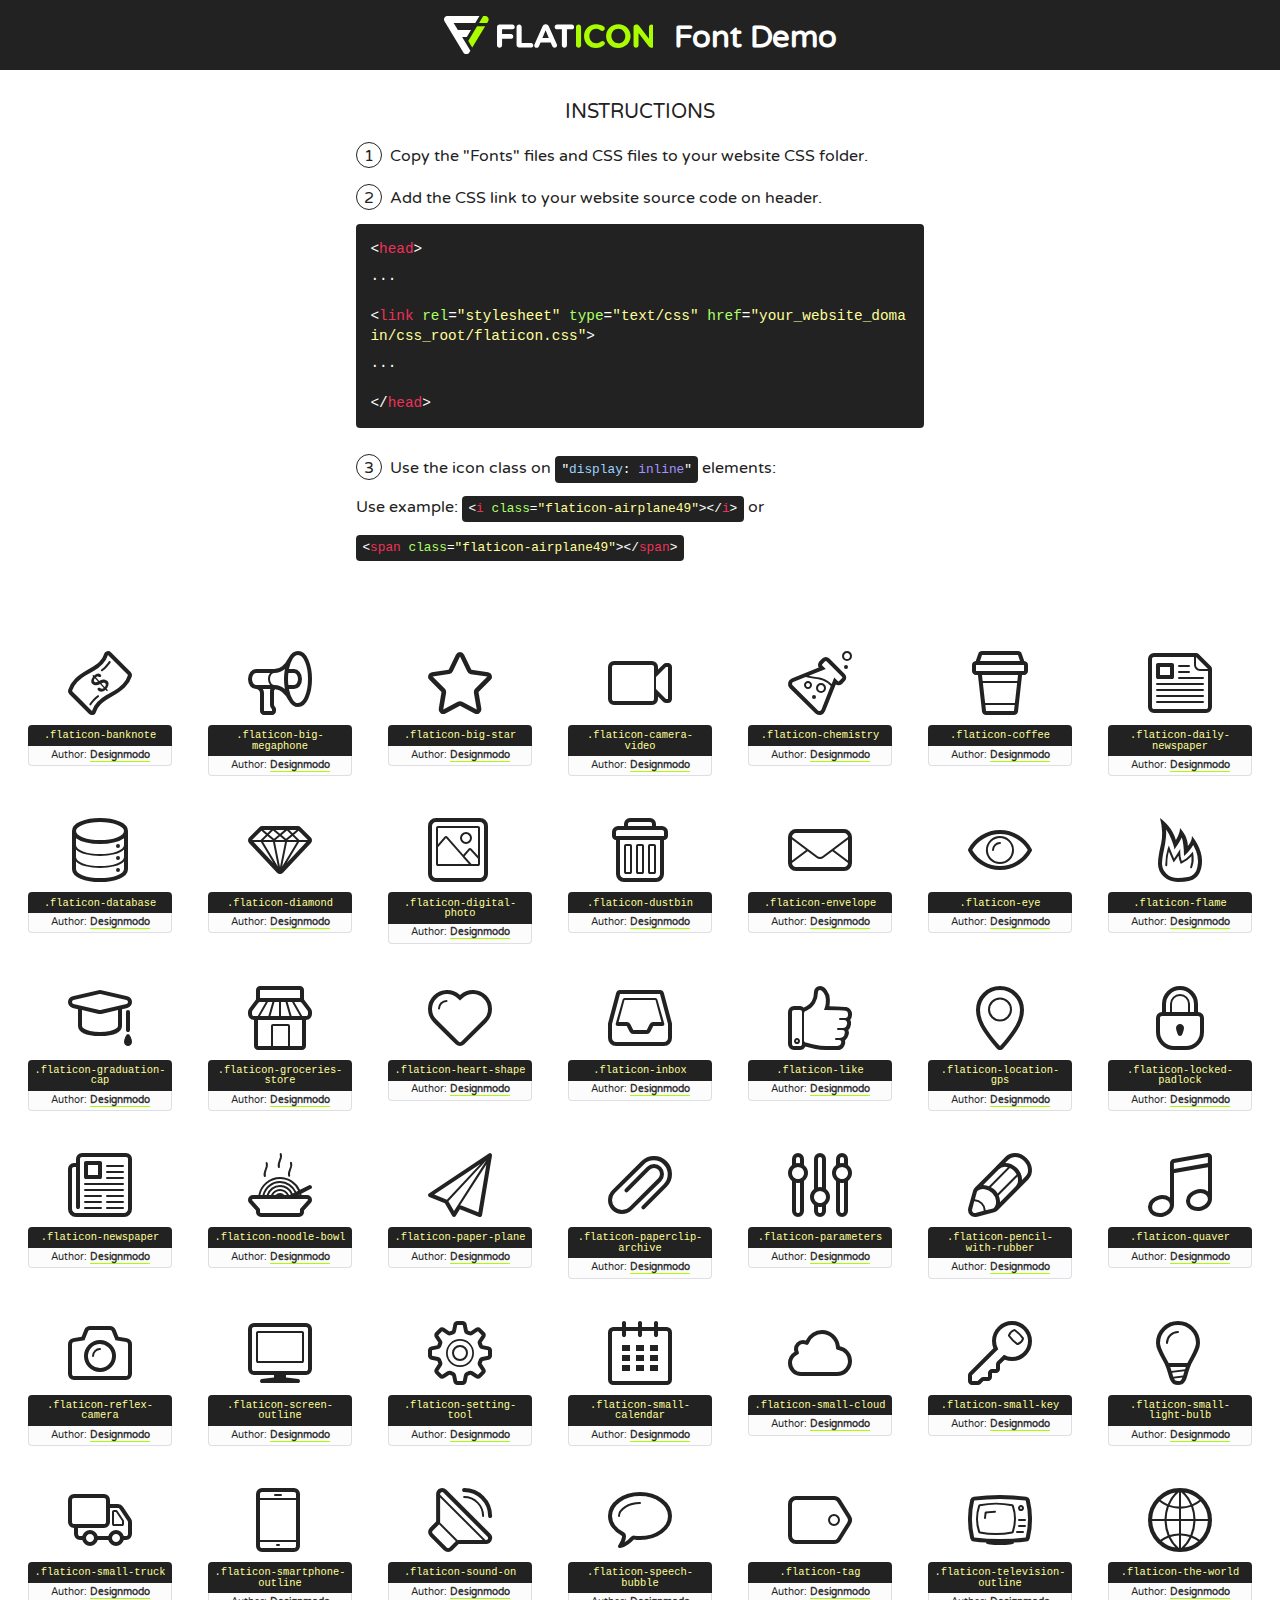
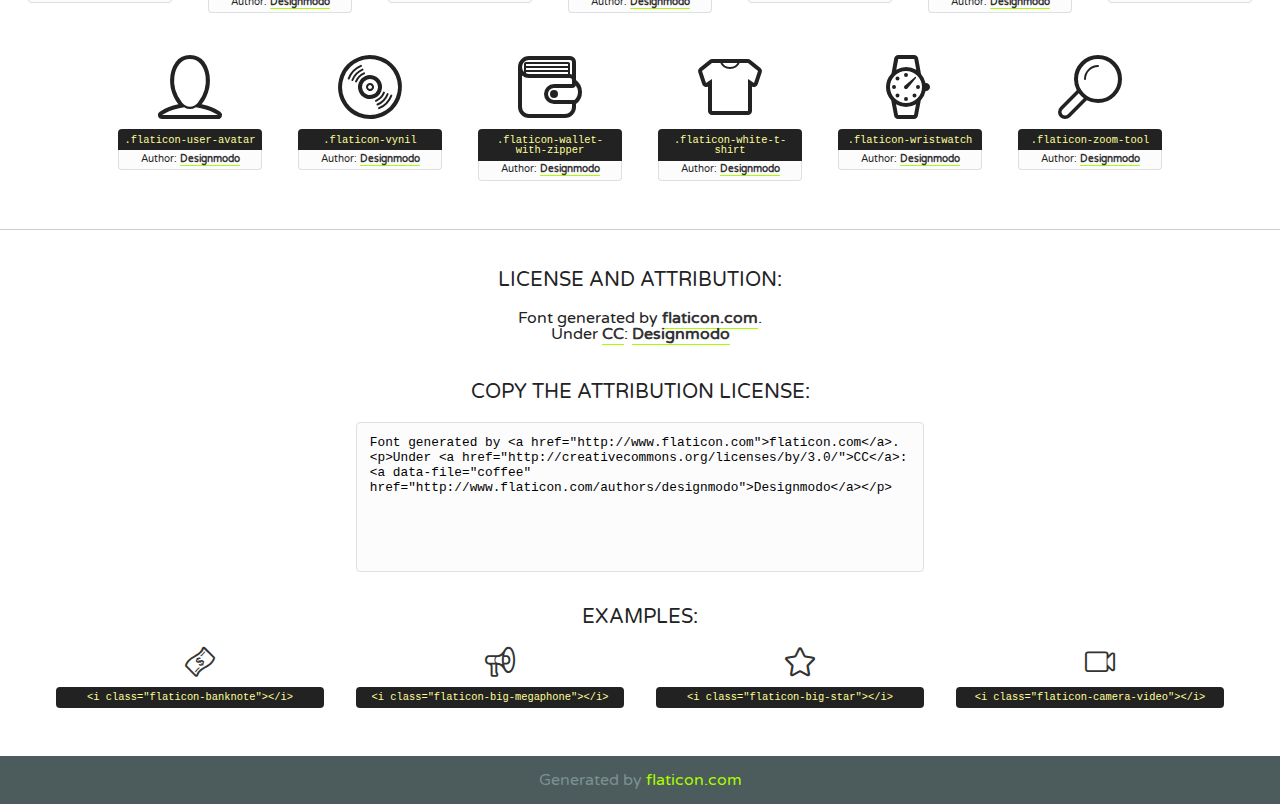
<file: css/flaticon/flaticon.html>
<!DOCTYPE html>
<!--
  Flaticon icon font: Flaticon
  Creation date: 19/02/2016 14:43
-->
<html>
<!DOCTYPE html>
<html>

<head>
    <title>Flaticon WebFont</title>
    <link href="http://fonts.googleapis.com/css?family=Varela+Round" rel="stylesheet" type="text/css" />
    <link rel="stylesheet" type="text/css" href="flaticon.css">
    <meta charset="UTF-8">
    <style>
    html, body, div, span, applet, object, iframe,
    h1, h2, h3, h4, h5, h6, p, blockquote, pre,
    a, abbr, acronym, address, big, cite, code,
    del, dfn, em, img, ins, kbd, q, s, samp,
    small, strike, strong, sub, sup, tt, var,
    b, u, i, center,
    dl, dt, dd, ol, ul, li,
    fieldset, form, label, legend,
    table, caption, tbody, tfoot, thead, tr, th, td,
    article, aside, canvas, details, embed, 
    figure, figcaption, footer, header, hgroup, 
    menu, nav, output, ruby, section, summary,
    time, mark, audio, video {
        margin: 0;
        padding: 0;
        border: 0;
        font-size: 100%;
        font: inherit;
        vertical-align: baseline;
    }
    /* HTML5 display-role reset for older browsers */
    article, aside, details, figcaption, figure, 
    footer, header, hgroup, menu, nav, section {
        display: block;
    }
    body {
        line-height: 1;
    }
    ol, ul {
        list-style: none;
    }
    blockquote, q {
        quotes: none;
    }
    blockquote:before, blockquote:after,
    q:before, q:after {
        content: '';
        content: none;
    }
    table {
        border-collapse: collapse;
        border-spacing: 0;
    }
    body {
        font-family: 'Varela Round', Helvetica, Arial, sans-serif;
        font-size: 16px;
        color: #222;
    }
    a {
        color: #333;
        border-bottom: 1px solid #a9fd00;
        font-weight: bold;
        text-decoration: none;
    }
    * {
        -moz-box-sizing: border-box;
        -webkit-box-sizing: border-box;
        box-sizing: border-box;
        margin: 0;
        padding: 0;
    }
    [class^="flaticon-"]:before, [class*=" flaticon-"]:before, [class^="flaticon-"]:after, [class*=" flaticon-"]:after {
        font-family: Flaticon;
        font-size: 30px;
        font-style: normal;
        margin-left: 20px;
        color: #333;
    }
    .wrapper {
        max-width: 600px;
        margin: auto;
        padding: 0 1em;
    }
    .title {
        font-size: 1.25em;
        text-align: center;
        margin-bottom: 1em;
        text-transform: uppercase;
    }
    header {
        text-align: center;
        background-color: #222;
        color: #fff;
        padding: 1em;
    }
    header .logo {
        width: 210px;
        height: 38px;
        display: inline-block;
        vertical-align: middle;
        margin-right: 1em;
        border: none;
    }
    header strong {
        font-size: 1.95em;
        font-weight: bold;
        vertical-align: middle;
        margin-top: 5px;
        display: inline-block;
    }
    .demo {
        margin: 2em auto;
        line-height: 1.25em;
    }
    .demo ul li {
        margin-bottom: 1em;
    }
    .demo ul li .num {
        color: #222;
        border-radius: 20px;
        display: inline-block;
        width: 26px;
        padding: 3px;
        height: 26px;
        text-align: center;
        margin-right: 0.5em;
        border: 1px solid #222;
    }
    .demo ul li code {
        background-color: #222;
        border-radius: 4px;
        padding: 0.25em 0.5em;
        display: inline-block;
        color: #fff;
        font-family: Consolas,Monaco,Lucida Console,Liberation Mono,DejaVu Sans Mono,Bitstream Vera Sans Mono,Courier New, monospace;
        font-weight: lighter;
        margin-top: 1em;
        font-size: 0.8em;
        word-break: break-all;
    }
    .demo ul li code.big {
        padding: 1em;
        font-size: 0.9em;
    }
    .demo ul li code .red {
        color: #EF3159;
    }
    .demo ul li code .green {
        color: #ACFF65;
    }
    .demo ul li code .yellow {
        color: #FFFF99;
    }
    .demo ul li code .blue {
        color: #99D3FF;
    }
    .demo ul li code .purple {
        color: #A295FF;
    }
    .demo ul li code .dots {
        margin-top: 0.5em;
        display: block;
    }
    #glyphs {
        border-bottom: 1px solid #ccc;
        padding: 2em 0;
        text-align: center;
    }
    .glyph {
        display: inline-block;
        width: 9em;
        margin: 1em;
        text-align: center;
        vertical-align: top;
        background: #FFF;
    }
    .glyph .glyph-icon {
        padding: 10px;
        display: block;
        font-family:"Flaticon";
        font-size: 64px;
        line-height: 1;
    }
    .glyph .glyph-icon:before {
        font-size: 64px;
        color: #222;
        margin-left: 0;
    }
    .class-name {
        font-size: 0.65em;
        background-color: #222;
        color: #fff;
        border-radius: 4px 4px 0 0;
        padding: 0.5em;
        color: #FFFF99;
        font-family: Consolas,Monaco,Lucida Console,Liberation Mono,DejaVu Sans Mono,Bitstream Vera Sans Mono,Courier New, monospace;
    }
    .author-name {
        font-size: 0.6em;
        background-color: #fcfcfd;
        border: 1px solid #DEDEE4;
        border-top: 0;
        border-radius: 0 0 4px 4px;
        padding: 0.5em;
    }
    .class-name:last-child {
        font-size: 10px;
        color:#888;
    }
    .class-name:last-child a {
        font-size: 10px;
        color:#555;
    }
    .class-name:last-child a:hover {
        color:#a9fd00;
    }
    .glyph > input {
        display: block;
        width: 100px;
        margin: 5px auto;
        text-align: center;
        font-size: 12px;
        cursor: text;
    }
    .glyph > input.icon-input {
        font-family:"Flaticon";
        font-size: 16px;
        margin-bottom: 10px;
    }
    .attribution .title {
        margin-top: 2em;
    }
    .attribution textarea {
        background-color: #fcfcfd;
        padding: 1em;
        border: none;
        box-shadow: none;
        border: 1px solid #DEDEE4;
        border-radius: 4px;
        resize: none;
        width: 100%;
        height: 150px;
        font-size: 0.8em;
        font-family: Consolas,Monaco,Lucida Console,Liberation Mono,DejaVu Sans Mono,Bitstream Vera Sans Mono,Courier New, monospace;
        -webkit-appearance: none;
    }
    .iconsuse {
        margin: 2em auto;
        text-align: center;
        max-width: 1200px;
    }
    .iconsuse:after {
        content: '';
        display: table;
        clear: both;
    }
    .iconsuse .image {
        float: left;
        width: 25%;
        padding: 0 1em;
    }
    .iconsuse .image p {
        margin-bottom: 1em;
    }
    .iconsuse .image span {
        display: block;
        font-size: 0.65em;
        background-color: #222;
        color: #fff;
        border-radius: 4px;
        padding: 0.5em;
        color: #FFFF99;
        margin-top: 1em;
        font-family: Consolas,Monaco,Lucida Console,Liberation Mono,DejaVu Sans Mono,Bitstream Vera Sans Mono,Courier New, monospace;
    }
    #footer {
        text-align: center;
        background-color: #4C5B5C;
        color: #7c9192;
        padding: 1em;
    }
    #footer a {
        border: none;
        color: #a9fd00;
        font-weight: normal;
    }
    @media (max-width: 960px) {
        .iconsuse .image {
            width: 50%;
        }
    }
    @media (max-width: 560px) {
        .iconsuse .image {
            width: 100%;
        }
    }
    </style>
</head>

<body class="characters-off">

    <header>
        <a href="http://www.flaticon.com" target="_blank" class="logo">
            <svg version="1.1" xmlns="http://www.w3.org/2000/svg" xmlns:xlink="http://www.w3.org/1999/xlink" xmlns:a="http://ns.adobe.com/AdobeSVGViewerExtensions/3.0/" viewBox="0 0 560.875 102.036" enable-background="new 0 0 560.875 102.036" xml:space="preserve">
                <defs>
                </defs>
                <g>
                    <g class="letters">
                        <path fill="#ffffff" d="M141.596,29.675c0-3.777,2.985-6.767,6.764-6.767h34.438c3.426,0,6.15,2.728,6.15,6.15
                        c0,3.43-2.724,6.149-6.15,6.149h-27.674v13.091h23.719c3.429,0,6.151,2.724,6.151,6.15c0,3.43-2.723,6.149-6.151,6.149h-23.719
                        v17.574c0,3.773-2.986,6.761-6.764,6.761c-3.779,0-6.764-2.989-6.764-6.761V29.675z"></path>
                        <path fill="#ffffff" d="M193.844,29.149c0-3.781,2.985-6.767,6.764-6.767c3.776,0,6.763,2.985,6.763,6.767v42.957h25.039
                        c3.426,0,6.149,2.726,6.149,6.153c0,3.425-2.723,6.15-6.149,6.15h-31.802c-3.779,0-6.764-2.986-6.764-6.768V29.149z"></path>
                        <path fill="#ffffff" d="M241.891,75.71l21.438-48.407c1.492-3.341,4.215-5.357,7.906-5.357h0.792
                        c3.686,0,6.323,2.017,7.815,5.357l21.439,48.407c0.436,0.967,0.701,1.845,0.701,2.723c0,3.602-2.809,6.501-6.414,6.501
                        c-3.161,0-5.269-1.845-6.499-4.655l-4.132-9.661h-27.059l-4.301,10.102c-1.144,2.631-3.426,4.214-6.237,4.214
                        c-3.517,0-6.24-2.81-6.24-6.325C241.1,77.64,241.451,76.677,241.891,75.71z M279.932,58.666l-8.521-20.297l-8.526,20.297H279.932
                        z"></path>
                        <path fill="#ffffff" d="M314.864,35.387H301.86c-3.429,0-6.239-2.813-6.239-6.238c0-3.429,2.811-6.24,6.239-6.24h39.533
                        c3.426,0,6.237,2.811,6.237,6.24c0,3.425-2.811,6.238-6.237,6.238h-13.001v42.785c0,3.773-2.99,6.761-6.764,6.761
                        c-3.779,0-6.764-2.989-6.764-6.761V35.387z"></path>
                        <path fill="#A9FD00" d="M352.615,29.149c0-3.781,2.985-6.767,6.767-6.767c3.774,0,6.761,2.985,6.761,6.767v49.024
                        c0,3.773-2.987,6.761-6.761,6.761c-3.781,0-6.767-2.989-6.767-6.761V29.149z"></path>
                        <path fill="#A9FD00" d="M374.132,53.836v-0.179c0-17.481,13.178-31.801,32.065-31.801c9.22,0,15.459,2.458,20.557,6.238
                        c1.402,1.054,2.637,2.985,2.637,5.357c0,3.692-2.985,6.59-6.681,6.59c-1.845,0-3.071-0.702-4.044-1.319
                        c-3.776-2.813-7.729-4.393-12.562-4.393c-10.364,0-17.831,8.611-17.831,19.154v0.173c0,10.542,7.291,19.329,17.831,19.329
                        c5.715,0,9.492-1.756,13.359-4.834c1.049-0.874,2.458-1.491,4.039-1.491c3.429,0,6.325,2.813,6.325,6.236
                        c0,2.106-1.056,3.78-2.282,4.834c-5.539,4.834-12.036,7.733-21.878,7.733C387.572,85.464,374.132,71.493,374.132,53.836z"></path>
                        <path fill="#A9FD00" d="M433.009,53.836v-0.179c0-17.481,13.79-31.801,32.766-31.801c18.981,0,32.592,14.143,32.592,31.628v0.173
                        c0,17.483-13.785,31.807-32.769,31.807C446.625,85.464,433.009,71.32,433.009,53.836z M484.224,53.836v-0.179
                        c0-10.539-7.725-19.326-18.626-19.326c-10.893,0-18.449,8.611-18.449,19.154v0.173c0,10.542,7.73,19.329,18.626,19.329
                        C476.676,72.986,484.224,64.378,484.224,53.836z"></path>
                        <path fill="#A9FD00" d="M506.233,29.321c0-3.774,2.99-6.763,6.767-6.763h1.401c3.252,0,5.183,1.583,7.029,3.953l26.093,34.265
                        V29.059c0-3.692,2.99-6.677,6.681-6.677c3.683,0,6.671,2.985,6.671,6.677v48.934c0,3.78-2.987,6.765-6.764,6.765h-0.436
                        c-3.257,0-5.188-1.581-7.034-3.953l-27.056-35.492v32.944c0,3.687-2.985,6.676-6.678,6.676c-3.683,0-6.673-2.989-6.673-6.676
                        V29.321z"></path>
                    </g>
                    <g class="insignia">
                        <path fill="#ffffff" d="M48.372,56.137h12.517l11.156-18.537H37.186L25.688,18.539h57.825L94.668,0H9.271
                        C5.925,0,2.842,1.801,1.198,4.716c-1.644,2.907-1.593,6.482,0.134,9.343l50.38,83.501c1.678,2.781,4.689,4.476,7.938,4.476
                        c3.246,0,6.257-1.695,7.935-4.476l2.898-4.804L48.372,56.137z"></path>
                        <g class="i">
                            <path fill="#A9FD00" d="M93.575,18.539h0.031v0.004l21.652,0.004l2.705-4.488c1.727-2.861,1.778-6.436,0.133-9.343
                            C116.454,1.801,113.371,0,110.026,0h-5.294L93.575,18.539z"></path>
                            <polygon fill="#A9FD00" points="88.291,27.356 64.725,66.486 75.519,84.404 109.942,27.356"></polygon>
                        </g>
                    </g>
                </g>
            </svg>
        </a>
        <strong>Font Demo</strong>
    </header>


    <section class="demo wrapper">

        <p class="title">Instructions</p>

        <ul>
            <li>
                <span class="num">1</span>Copy the "Fonts" files and CSS files to your website CSS folder.
            </li>
            <li>
                <span class="num">2</span>Add the CSS link to your website source code on header.
                <code class="big">
                    &lt;<span class="red">head</span>&gt;
                    <br/><span class="dots">...</span>
                    <br/>&lt;<span class="red">link</span> <span class="green">rel</span>=<span class="yellow">"stylesheet"</span> <span class="green">type</span>=<span class="yellow">"text/css"</span> <span class="green">href</span>=<span class="yellow">"your_website_domain/css_root/flaticon.css"</span>&gt;
                    <br/><span class="dots">...</span>
                    <br/>&lt;/<span class="red">head</span>&gt;
                </code>
            </li>

            <li>
                <p>
                    <span class="num">3</span>Use the icon class on <code>"<span class="blue">display</span>:<span class="purple"> inline</span>"</code> elements:
                    <br />
                    Use example: <code>&lt;<span class="red">i</span> <span class="green">class</span>=<span class="yellow">&quot;flaticon-airplane49&quot;</span>&gt;&lt;/<span class="red">i</span>&gt;</code> or <code>&lt;<span class="red">span</span> <span class="green">class</span>=<span class="yellow">&quot;flaticon-airplane49&quot;</span>&gt;&lt;/<span class="red">span</span>&gt;</code>
            </li>
        </ul>

    </section>




   <section id="glyphs">          
    
      
        <div class="glyph"><div class="glyph-icon flaticon-banknote"></div>
            <div class="class-name">.flaticon-banknote</div>
            <div class="author-name">Author: <a data-file="banknote" href="http://www.flaticon.com/authors/designmodo">Designmodo</a> </div> 
        </div>        
        
        <div class="glyph"><div class="glyph-icon flaticon-big-megaphone"></div>
            <div class="class-name">.flaticon-big-megaphone</div>
            <div class="author-name">Author: <a data-file="big-megaphone" href="http://www.flaticon.com/authors/designmodo">Designmodo</a> </div> 
        </div>        
        
        <div class="glyph"><div class="glyph-icon flaticon-big-star"></div>
            <div class="class-name">.flaticon-big-star</div>
            <div class="author-name">Author: <a data-file="big-star" href="http://www.flaticon.com/authors/designmodo">Designmodo</a> </div> 
        </div>        
        
        <div class="glyph"><div class="glyph-icon flaticon-camera-video"></div>
            <div class="class-name">.flaticon-camera-video</div>
            <div class="author-name">Author: <a data-file="camera-video" href="http://www.flaticon.com/authors/designmodo">Designmodo</a> </div> 
        </div>        
        
        <div class="glyph"><div class="glyph-icon flaticon-chemistry"></div>
            <div class="class-name">.flaticon-chemistry</div>
            <div class="author-name">Author: <a data-file="chemistry" href="http://www.flaticon.com/authors/designmodo">Designmodo</a> </div> 
        </div>        
        
        <div class="glyph"><div class="glyph-icon flaticon-coffee"></div>
            <div class="class-name">.flaticon-coffee</div>
            <div class="author-name">Author: <a data-file="coffee" href="http://www.flaticon.com/authors/designmodo">Designmodo</a> </div> 
        </div>        
        
        <div class="glyph"><div class="glyph-icon flaticon-daily-newspaper"></div>
            <div class="class-name">.flaticon-daily-newspaper</div>
            <div class="author-name">Author: <a data-file="daily-newspaper" href="http://www.flaticon.com/authors/designmodo">Designmodo</a> </div> 
        </div>        
        
        <div class="glyph"><div class="glyph-icon flaticon-database"></div>
            <div class="class-name">.flaticon-database</div>
            <div class="author-name">Author: <a data-file="database" href="http://www.flaticon.com/authors/designmodo">Designmodo</a> </div> 
        </div>        
        
        <div class="glyph"><div class="glyph-icon flaticon-diamond"></div>
            <div class="class-name">.flaticon-diamond</div>
            <div class="author-name">Author: <a data-file="diamond" href="http://www.flaticon.com/authors/designmodo">Designmodo</a> </div> 
        </div>        
        
        <div class="glyph"><div class="glyph-icon flaticon-digital-photo"></div>
            <div class="class-name">.flaticon-digital-photo</div>
            <div class="author-name">Author: <a data-file="digital-photo" href="http://www.flaticon.com/authors/designmodo">Designmodo</a> </div> 
        </div>        
        
        <div class="glyph"><div class="glyph-icon flaticon-dustbin"></div>
            <div class="class-name">.flaticon-dustbin</div>
            <div class="author-name">Author: <a data-file="dustbin" href="http://www.flaticon.com/authors/designmodo">Designmodo</a> </div> 
        </div>        
        
        <div class="glyph"><div class="glyph-icon flaticon-envelope"></div>
            <div class="class-name">.flaticon-envelope</div>
            <div class="author-name">Author: <a data-file="envelope" href="http://www.flaticon.com/authors/designmodo">Designmodo</a> </div> 
        </div>        
        
        <div class="glyph"><div class="glyph-icon flaticon-eye"></div>
            <div class="class-name">.flaticon-eye</div>
            <div class="author-name">Author: <a data-file="eye" href="http://www.flaticon.com/authors/designmodo">Designmodo</a> </div> 
        </div>        
        
        <div class="glyph"><div class="glyph-icon flaticon-flame"></div>
            <div class="class-name">.flaticon-flame</div>
            <div class="author-name">Author: <a data-file="flame" href="http://www.flaticon.com/authors/designmodo">Designmodo</a> </div> 
        </div>        
        
        <div class="glyph"><div class="glyph-icon flaticon-graduation-cap"></div>
            <div class="class-name">.flaticon-graduation-cap</div>
            <div class="author-name">Author: <a data-file="graduation-cap" href="http://www.flaticon.com/authors/designmodo">Designmodo</a> </div> 
        </div>        
        
        <div class="glyph"><div class="glyph-icon flaticon-groceries-store"></div>
            <div class="class-name">.flaticon-groceries-store</div>
            <div class="author-name">Author: <a data-file="groceries-store" href="http://www.flaticon.com/authors/designmodo">Designmodo</a> </div> 
        </div>        
        
        <div class="glyph"><div class="glyph-icon flaticon-heart-shape"></div>
            <div class="class-name">.flaticon-heart-shape</div>
            <div class="author-name">Author: <a data-file="heart-shape" href="http://www.flaticon.com/authors/designmodo">Designmodo</a> </div> 
        </div>        
        
        <div class="glyph"><div class="glyph-icon flaticon-inbox"></div>
            <div class="class-name">.flaticon-inbox</div>
            <div class="author-name">Author: <a data-file="inbox" href="http://www.flaticon.com/authors/designmodo">Designmodo</a> </div> 
        </div>        
        
        <div class="glyph"><div class="glyph-icon flaticon-like"></div>
            <div class="class-name">.flaticon-like</div>
            <div class="author-name">Author: <a data-file="like" href="http://www.flaticon.com/authors/designmodo">Designmodo</a> </div> 
        </div>        
        
        <div class="glyph"><div class="glyph-icon flaticon-location-gps"></div>
            <div class="class-name">.flaticon-location-gps</div>
            <div class="author-name">Author: <a data-file="location-gps" href="http://www.flaticon.com/authors/designmodo">Designmodo</a> </div> 
        </div>        
        
        <div class="glyph"><div class="glyph-icon flaticon-locked-padlock"></div>
            <div class="class-name">.flaticon-locked-padlock</div>
            <div class="author-name">Author: <a data-file="locked-padlock" href="http://www.flaticon.com/authors/designmodo">Designmodo</a> </div> 
        </div>        
        
        <div class="glyph"><div class="glyph-icon flaticon-newspaper"></div>
            <div class="class-name">.flaticon-newspaper</div>
            <div class="author-name">Author: <a data-file="newspaper" href="http://www.flaticon.com/authors/designmodo">Designmodo</a> </div> 
        </div>        
        
        <div class="glyph"><div class="glyph-icon flaticon-noodle-bowl"></div>
            <div class="class-name">.flaticon-noodle-bowl</div>
            <div class="author-name">Author: <a data-file="noodle-bowl" href="http://www.flaticon.com/authors/designmodo">Designmodo</a> </div> 
        </div>        
        
        <div class="glyph"><div class="glyph-icon flaticon-paper-plane"></div>
            <div class="class-name">.flaticon-paper-plane</div>
            <div class="author-name">Author: <a data-file="paper-plane" href="http://www.flaticon.com/authors/designmodo">Designmodo</a> </div> 
        </div>        
        
        <div class="glyph"><div class="glyph-icon flaticon-paperclip-archive"></div>
            <div class="class-name">.flaticon-paperclip-archive</div>
            <div class="author-name">Author: <a data-file="paperclip-archive" href="http://www.flaticon.com/authors/designmodo">Designmodo</a> </div> 
        </div>        
        
        <div class="glyph"><div class="glyph-icon flaticon-parameters"></div>
            <div class="class-name">.flaticon-parameters</div>
            <div class="author-name">Author: <a data-file="parameters" href="http://www.flaticon.com/authors/designmodo">Designmodo</a> </div> 
        </div>        
        
        <div class="glyph"><div class="glyph-icon flaticon-pencil-with-rubber"></div>
            <div class="class-name">.flaticon-pencil-with-rubber</div>
            <div class="author-name">Author: <a data-file="pencil-with-rubber" href="http://www.flaticon.com/authors/designmodo">Designmodo</a> </div> 
        </div>        
        
        <div class="glyph"><div class="glyph-icon flaticon-quaver"></div>
            <div class="class-name">.flaticon-quaver</div>
            <div class="author-name">Author: <a data-file="quaver" href="http://www.flaticon.com/authors/designmodo">Designmodo</a> </div> 
        </div>        
        
        <div class="glyph"><div class="glyph-icon flaticon-reflex-camera"></div>
            <div class="class-name">.flaticon-reflex-camera</div>
            <div class="author-name">Author: <a data-file="reflex-camera" href="http://www.flaticon.com/authors/designmodo">Designmodo</a> </div> 
        </div>        
        
        <div class="glyph"><div class="glyph-icon flaticon-screen-outline"></div>
            <div class="class-name">.flaticon-screen-outline</div>
            <div class="author-name">Author: <a data-file="screen-outline" href="http://www.flaticon.com/authors/designmodo">Designmodo</a> </div> 
        </div>        
        
        <div class="glyph"><div class="glyph-icon flaticon-setting-tool"></div>
            <div class="class-name">.flaticon-setting-tool</div>
            <div class="author-name">Author: <a data-file="setting-tool" href="http://www.flaticon.com/authors/designmodo">Designmodo</a> </div> 
        </div>        
        
        <div class="glyph"><div class="glyph-icon flaticon-small-calendar"></div>
            <div class="class-name">.flaticon-small-calendar</div>
            <div class="author-name">Author: <a data-file="small-calendar" href="http://www.flaticon.com/authors/designmodo">Designmodo</a> </div> 
        </div>        
        
        <div class="glyph"><div class="glyph-icon flaticon-small-cloud"></div>
            <div class="class-name">.flaticon-small-cloud</div>
            <div class="author-name">Author: <a data-file="small-cloud" href="http://www.flaticon.com/authors/designmodo">Designmodo</a> </div> 
        </div>        
        
        <div class="glyph"><div class="glyph-icon flaticon-small-key"></div>
            <div class="class-name">.flaticon-small-key</div>
            <div class="author-name">Author: <a data-file="small-key" href="http://www.flaticon.com/authors/designmodo">Designmodo</a> </div> 
        </div>        
        
        <div class="glyph"><div class="glyph-icon flaticon-small-light-bulb"></div>
            <div class="class-name">.flaticon-small-light-bulb</div>
            <div class="author-name">Author: <a data-file="small-light-bulb" href="http://www.flaticon.com/authors/designmodo">Designmodo</a> </div> 
        </div>        
        
        <div class="glyph"><div class="glyph-icon flaticon-small-truck"></div>
            <div class="class-name">.flaticon-small-truck</div>
            <div class="author-name">Author: <a data-file="small-truck" href="http://www.flaticon.com/authors/designmodo">Designmodo</a> </div> 
        </div>        
        
        <div class="glyph"><div class="glyph-icon flaticon-smartphone-outline"></div>
            <div class="class-name">.flaticon-smartphone-outline</div>
            <div class="author-name">Author: <a data-file="smartphone-outline" href="http://www.flaticon.com/authors/designmodo">Designmodo</a> </div> 
        </div>        
        
        <div class="glyph"><div class="glyph-icon flaticon-sound-on"></div>
            <div class="class-name">.flaticon-sound-on</div>
            <div class="author-name">Author: <a data-file="sound-on" href="http://www.flaticon.com/authors/designmodo">Designmodo</a> </div> 
        </div>        
        
        <div class="glyph"><div class="glyph-icon flaticon-speech-bubble"></div>
            <div class="class-name">.flaticon-speech-bubble</div>
            <div class="author-name">Author: <a data-file="speech-bubble" href="http://www.flaticon.com/authors/designmodo">Designmodo</a> </div> 
        </div>        
        
        <div class="glyph"><div class="glyph-icon flaticon-tag"></div>
            <div class="class-name">.flaticon-tag</div>
            <div class="author-name">Author: <a data-file="tag" href="http://www.flaticon.com/authors/designmodo">Designmodo</a> </div> 
        </div>        
        
        <div class="glyph"><div class="glyph-icon flaticon-television-outline"></div>
            <div class="class-name">.flaticon-television-outline</div>
            <div class="author-name">Author: <a data-file="television-outline" href="http://www.flaticon.com/authors/designmodo">Designmodo</a> </div> 
        </div>        
        
        <div class="glyph"><div class="glyph-icon flaticon-the-world"></div>
            <div class="class-name">.flaticon-the-world</div>
            <div class="author-name">Author: <a data-file="the-world" href="http://www.flaticon.com/authors/designmodo">Designmodo</a> </div> 
        </div>        
        
        <div class="glyph"><div class="glyph-icon flaticon-user-avatar"></div>
            <div class="class-name">.flaticon-user-avatar</div>
            <div class="author-name">Author: <a data-file="user-avatar" href="http://www.flaticon.com/authors/designmodo">Designmodo</a> </div> 
        </div>        
        
        <div class="glyph"><div class="glyph-icon flaticon-vynil"></div>
            <div class="class-name">.flaticon-vynil</div>
            <div class="author-name">Author: <a data-file="vynil" href="http://www.flaticon.com/authors/designmodo">Designmodo</a> </div> 
        </div>        
        
        <div class="glyph"><div class="glyph-icon flaticon-wallet-with-zipper"></div>
            <div class="class-name">.flaticon-wallet-with-zipper</div>
            <div class="author-name">Author: <a data-file="wallet-with-zipper" href="http://www.flaticon.com/authors/designmodo">Designmodo</a> </div> 
        </div>        
        
        <div class="glyph"><div class="glyph-icon flaticon-white-t-shirt"></div>
            <div class="class-name">.flaticon-white-t-shirt</div>
            <div class="author-name">Author: <a data-file="white-t-shirt" href="http://www.flaticon.com/authors/designmodo">Designmodo</a> </div> 
        </div>        
        
        <div class="glyph"><div class="glyph-icon flaticon-wristwatch"></div>
            <div class="class-name">.flaticon-wristwatch</div>
            <div class="author-name">Author: <a data-file="wristwatch" href="http://www.flaticon.com/authors/designmodo">Designmodo</a> </div> 
        </div>        
        
        <div class="glyph"><div class="glyph-icon flaticon-zoom-tool"></div>
            <div class="class-name">.flaticon-zoom-tool</div>
            <div class="author-name">Author: <a data-file="zoom-tool" href="http://www.flaticon.com/authors/designmodo">Designmodo</a> </div> 
        </div>        
        

    </section>



    <section class="attribution wrapper"   style="text-align:center;">

      <div class="title">License and attribution:</div><div class="attrDiv">Font generated by <a href="http://www.flaticon.com">flaticon.com</a>. <div><p>Under <a href="http://creativecommons.org/licenses/by/3.0/">CC</a>: <a data-file="coffee" href="http://www.flaticon.com/authors/designmodo">Designmodo</a></p>  </div>
      </div>
      <div class="title">Copy the Attribution License:</div>

    <textarea onclick="this.focus();this.select();">Font generated by &lt;a href=&quot;http://www.flaticon.com&quot;&gt;flaticon.com&lt;/a&gt;. <p>Under <a href="http://creativecommons.org/licenses/by/3.0/">CC</a>: <a data-file="coffee" href="http://www.flaticon.com/authors/designmodo">Designmodo</a></p>  
     </textarea>

    </section>

    <section class="iconsuse">

          <div class="title">Examples:</div>            
             
            <div class="image">
                <p>
                    <i class="glyph-icon flaticon-banknote"></i> 
                    <span>&lt;i class=&quot;flaticon-banknote&quot;&gt;&lt;/i&gt;</span>
                </p>
            </div>
            
            <div class="image">
                <p>
                    <i class="glyph-icon flaticon-big-megaphone"></i> 
                    <span>&lt;i class=&quot;flaticon-big-megaphone&quot;&gt;&lt;/i&gt;</span>
                </p>
            </div>
            
            <div class="image">
                <p>
                    <i class="glyph-icon flaticon-big-star"></i> 
                    <span>&lt;i class=&quot;flaticon-big-star&quot;&gt;&lt;/i&gt;</span>
                </p>
            </div>
            
            <div class="image">
                <p>
                    <i class="glyph-icon flaticon-camera-video"></i> 
                    <span>&lt;i class=&quot;flaticon-camera-video&quot;&gt;&lt;/i&gt;</span>
                </p>
            </div>
                       
        </div>
                            
    </section>

<div id="footer">
    <div>Generated by <a href="http://www.flaticon.com">flaticon.com</a>
    </div>
</div>



</body>
</html>
</file>
<file: css/style.css>
@import url(https://fonts.googleapis.com/css?family=Poppins:400,300,500,600,700);

@font-face {
    font-family: 'OpenSans';
    src: url('../fonts/open_sans/300/open-sans-300.eot');
    src: url('../fonts/open_sans/300/open-sans-300.eot?#iefix') format('embedded-opentype'),
    url('../fonts/open_sans/300/open-sans-300.woff2') format('woff2'),
    url('../fonts/open_sans/300/open-sans-300.woff') format('woff'),
    url('../fonts/open_sans/300/open-sans-300.ttf') format('truetype'),
    url('../fonts/open_sans/300/open-sans-300.svg#OpenSans') format('svg');
    font-weight: 300;
    font-style: normal;
}

@font-face {
    font-family: 'OpenSans';
    src: url('../fonts/open_sans/300-italic/open-sans-300-italic.eot');
    src: url('../fonts/open_sans/300-italic/open-sans-300-italic.eot?#iefix') format('embedded-opentype'),
    url('../fonts/open_sans/300-italic/open-sans-300-italic.woff2') format('woff2'),
    url('../fonts/open_sans/300-italic/open-sans-300-italic.woff') format('woff'),
    url('../fonts/open_sans/300-italic/open-sans-300-italic.ttf') format('truetype'),
    url('../fonts/open_sans/300-italic/open-sans-300-italic.svg#OpenSans') format('svg');
    font-weight: 300;
    font-style: italic;
}

@font-face {
    font-family: 'OpenSans';
    src: url('../fonts/open_sans/400/open-sans-400.eot');
    src: url('../fonts/open_sans/400/open-sans-400.eot?#iefix') format('embedded-opentype'),
    url('../fonts/open_sans/400/open-sans-400.woff2') format('woff2'),
    url('../fonts/open_sans/400/open-sans-400.woff') format('woff'),
    url('../fonts/open_sans/400/open-sans-400.ttf') format('truetype'),
    url('../fonts/open_sans/400/open-sans-400.svg#OpenSans') format('svg');
    font-weight: 400;
    font-style: normal;
}

@font-face {
    font-family: 'OpenSans';
    src: url('../fonts/open_sans/400-italic/open-sans-400-italic.eot');
    src: url('../fonts/open_sans/400-italic/open-sans-400-italic.eot?#iefix') format('embedded-opentype'),
    url('../fonts/open_sans/400-italic/open-sans-400-italic.woff2') format('woff2'),
    url('../fonts/open_sans/400-italic/open-sans-400-italic.woff') format('woff'),
    url('../fonts/open_sans/400-italic/open-sans-400-italic.ttf') format('truetype'),
    url('../fonts/open_sans/400-italic/open-sans-400-italic.svg#OpenSans') format('svg');
    font-weight: 400;
    font-style: italic;
}

@font-face {
    font-family: 'OpenSans';
    src: url('../fonts/open_sans/600/open-sans-600.eot');
    src: url('../fonts/open_sans/600/open-sans-600.eot?#iefix') format('embedded-opentype'),
    url('../fonts/open_sans/600/open-sans-600.woff2') format('woff2'),
    url('../fonts/open_sans/600/open-sans-600.woff') format('woff'),
    url('../fonts/open_sans/600/open-sans-600.ttf') format('truetype'),
    url('../fonts/open_sans/600/open-sans-600.svg#OpenSans') format('svg');
    font-weight: 600;
    font-style: normal;
}

@font-face {
    font-family: 'OpenSans';
    src: url('../fonts/open_sans/600-italic/open-sans-600-italic.eot');
    src: url('../fonts/open_sans/600-italic/open-sans-600-italic.eot?#iefix') format('embedded-opentype'),
    url('../fonts/open_sans/600-italic/open-sans-600-italic.woff2') format('woff2'),
    url('../fonts/open_sans/600-italic/open-sans-600-italic.woff') format('woff'),
    url('../fonts/open_sans/600-italic/open-sans-600-italic.ttf') format('truetype'),
    url('../fonts/open_sans/600-italic/open-sans-600-italic.svg#OpenSans') format('svg');
    font-weight: 600;
    font-style: italic;
}

@font-face {
    font-family: 'OpenSans';
    src: url('../fonts/open_sans/700/open-sans-700.eot');
    src: url('../fonts/open_sans/700/open-sans-700.eot?#iefix') format('embedded-opentype'),
    url('../fonts/open_sans/700/open-sans-700.woff2') format('woff2'),
    url('../fonts/open_sans/700/open-sans-700.woff') format('woff'),
    url('../fonts/open_sans/700/open-sans-700.ttf') format('truetype'),
    url('../fonts/open_sans/700/open-sans-700.svg#OpenSans') format('svg');
    font-weight: 700;
    font-style: normal;
}

@font-face {
    font-family: 'OpenSans';
    src: url('../fonts/open_sans/700-italic/open-sans-700-italic.eot');
    src: url('../fonts/open_sans/700-italic/open-sans-700-italic.eot?#iefix') format('embedded-opentype'),
    url('../fonts/open_sans/700-italic/open-sans-700-italic.woff2') format('woff2'),
    url('../fonts/open_sans/700-italic/open-sans-700-italic.woff') format('woff'),
    url('../fonts/open_sans/700-italic/open-sans-700-italic.ttf') format('truetype'),
    url('../fonts/open_sans/700-italic/open-sans-700-italic.svg#OpenSans') format('svg');
    font-weight: 700;
    font-style: italic;
}

@font-face {
    font-family: 'OpenSans';
    src: url('../fonts/open_sans/800/open-sans-800.eot');
    src: url('../fonts/open_sans/800/open-sans-800.eot?#iefix') format('embedded-opentype'),
    url('../fonts/open_sans/800/open-sans-800.woff2') format('woff2'),
    url('../fonts/open_sans/800/open-sans-800.woff') format('woff'),
    url('../fonts/open_sans/800/open-sans-800.ttf') format('truetype'),
    url('../fonts/open_sans/800/open-sans-800.svg#OpenSans') format('svg');
    font-weight: 800;
    font-style: normal;
}

@font-face {
    font-family: 'OpenSans';
    src: url('../fonts/open_sans/800-italic/open-sans-800-italic.eot');
    src: url('../fonts/open_sans/800-italic/open-sans-800-italic.eot?#iefix') format('embedded-opentype'),
    url('../fonts/open_sans/800-italic/open-sans-800-italic.woff2') format('woff2'),
    url('../fonts/open_sans/800-italic/open-sans-800-italic.woff') format('woff'),
    url('../fonts/open_sans/800-italic/open-sans-800-italic.ttf') format('truetype'),
    url('../fonts/open_sans/800-italic/open-sans-800-italic.svg#OpenSans') format('svg');
    font-weight: 800;
    font-style: italic;
}

* {
    box-sizing:         border-box;
}

body {
    margin:             0;
    font-family:        Poppins, OpenSans, sans-serif;
}

.clearfix:before,
.clearfix:after {
    content:"";
    display:table;
}
.clearfix:after {
    clear:both;
}
.clearfix {
    zoom:1; /* For IE 6/7 (trigger hasLayout) */
}

.container {
    display:            block;
    width:              1024px;
    margin:             0 auto;
}

.header-wrapper {
    position:           fixed;
    top:                0;
    left:               0;
    width:              100%;
    background-color:   #fff;
    z-index:            2;
}
.header {
    height:             60px;
    overflow:           hidden;

}

.header-logo {
    display:            block;
    float:              left;

}

.header-logo > img {
    width:              150px;
    padding:            9px 0;
}

ul.header-nav {
    float:              right;
    margin:             0;
    list-style-type:    none;
}

ul.header-nav >li {
    display:            inline-block;
}

ul.header-nav > li.header-nav-cta > a {
    background-color:   #2fca2d;
    padding:            11px 30px;
    border-radius:      20px;
    color:              #fff;

}

ul.header-nav > li.header-nav-cta > a:hover {
    background-color:   #374048;
}


ul.header-nav > li > a {
    display:            inline-block;
    padding:            19px 10px;
    color:              #8f969d;
    text-decoration:    none;
    font-size:          18px;
    text-transform:     uppercase;
}

ul.header-nav > li > a:hover {
    color:              #5c6167;
}

.product {
    position:           relative;
    padding-top:        60px;
    background:         url("../img/header-background.jpg") center no-repeat;
    height:             1000px;
    text-align:         center;
}

    .product-title {
        color:              #374048;
        font-size:          75px;
        padding-top:        20px;
        font-weight: 600;

    }

    .product-description {
        color:              #8a9095;
        font-size:          27px;
        padding:            0 130px;
        line-height:        41px;
        font-weight: 300;
    }

    .product-cta {
        display:            inline-block;
        background-color:   #2fca2d;
        color:              #fff;
        text-decoration:    none;
        text-transform:     uppercase;
        font-size:          27px;
        padding:            20px 40px;
        border-radius:      30px;
        margin-top:         40px;
    }

    .product-cta:hover {
        background-color:   #374048;
    }


    .product-image {
        width:              290px;
        height:             320px;
        position:           absolute;
        bottom:             40px;
        left:               50%;
        margin-left:        calc(-290px / 2);
    }


.product-1 {
    padding-top:        20px;
    text-align:         center;
}

.product-1.section-dark {
    background-color:   #f8fbfd;
}

    .product-title-1 {
        color:              #374048;
        text-transform:     uppercase;
        font-size:          48px;
        padding-top:        20px;

}

    .product-description-1 {
        position:           relative;
        color:              #8a9095;
        font-size:          20px;
        padding:            0 130px;
        line-height:        32px;
}

    .product-description-1::before {}
    .product-description-1::after {
        content:            "";
        width:              80px;
        height:             4px;
        position:           absolute;
        top:                100px;
        left:               472px;
        background-color:   #eee;
    }

    .product-image-1 {
        margin-bottom: 150px;
        position:           relative;
        background:         url("../img/apple-watch-2.png") center no-repeat;
        width:              347px;
        height:             499px;
        top:                80px;
        left:               33%;
}

ul.product-block {
    list-style: none;
    text-align: left;
}

ul.product-block > li.product-item {
    margin-top: 35px;
    padding-left: 50px;
}

ul.product-block > li.product-item > h3.product-title-2 {
    font-size: 20px;
    line-height: 1px;
}

ul.product-block > li.product-item > p.product-description-2 {
    font-size: 14px;
    line-height: 22px;
}

.plus-icon {
    background-color:   #13C7FF;
    color:              #fff;
    position:           absolute;
    height:             31px;
    width:              31px;
    padding:            10px;
    border-radius:      100%;
    cursor:             pointer;
    line-height:        13px;
}

.plus-icon:nth-child(1) {
    top:                154px;
    left:               -5px;
}
.plus-icon:nth-child(2) {
    top:                54px;
    left:               299px;
}
.plus-icon:nth-child(3) {
    bottom:             195px;
    right:              99px;
}
.plus-icon:nth-child(4) {
    bottom:             99px;
    left:               4px;
}

.plus-icon:hover::before {
    content:            "";
    position:           absolute;
    top:                -8px;
    left:               -8px;
    width:              41px;
    height:             41px;
    border:             3px solid #13C7FF;
    border-radius:      100%;
    background-color:   transparent;
}

span.plus {
    font-size:          14px;

}

.product-block {
    position:           relative;
    margin:             0;
    padding:            60px 0;
}

.product-item {
    position:           relative;
    float:              left;
    width:              33.333%;
    padding-left:       20px;
    padding-right:      20px;

}

ul.product-item {
    position:           relative;
    float:              left;
    width:              calc((100% - 283px) / 2);
    margin-left: 0;
}

.product-items {
    position:           relative;
    float:              left;
    padding-left:       20px;
    padding-right:      20px;
    padding-bottom:     30px;
}


ul.product-block > li.product-items {

    padding-left: 50px;
}

ul.product-block > li.product-items > h3.product-title-2 {
    font-size: 20px;
    line-height: 1px;
}

ul.product-block > li.product-items > p.product-description-2 {
    font-size: 14px;
    line-height: 22px;
}

.product-item > .hiw-image {
    display: block;
    width: 100px;
    height: 100px;
    margin: 0 auto;
}

.product-title-2 {
    color:              #374048;
    font-size:          26px;
}

.product-description-2 {
    margin:             0;
    color:              #8a9095;
    font-size:          16px;
    font-weight:        400;
    line-height:        26px;
    max-width:          350px;
}

.product-block > .product-item > .hiw-step-arrow {
    display: block;
    position: absolute;
    top: 30%;
    right: -5px;
    width: 20px;
    height: 20px;
    border-top: 2px solid #8a9095;
    border-right: 2px solid #8a9095;
    transform: rotate(45deg);
}

.icon-style:before {
    position: absolute;
    color: #13C7FF;
    left: -18px;
    top: 10px;
}

.apl-img-3 {
    float: left;
    position: relative;
    width: 283px;
    height: 510px;
}

.left-item {
    padding-left: 0;
    padding-right: 35px;
}

.right-item {
    padding-left: 35px;
    padding-right: 0;
}

.collection {
    position:           relative;
    float:              left;
    width:              25%;
    padding-left:       20px;
    padding-right:      20px;
    text-align:         center;


}

.img-collection {
    position: relative;
    width: 230px;
    height: 230px;
    margin-left: -10px;
}

.collection-title {
    color: #13C7FF;
    font-size: 16px;
    line-height: 1px;
}

.collection-description {
    color: #b4bcc3;
    font-size: 13px;
    line-height: 1px;
}

.price {
    color: #FF1900;
    font-size: 19px;
    line-height: 1px;
    padding-top: 6px;
}

.collection-button {
    display:            inline-block;
    color:              #b4bcc3;
    border:             1px solid #e1e4e7;
    text-decoration:    none;
    text-transform:     uppercase;
    font-size:          12px;
    line-height:        26px;
    padding:            2px 33px;
    border-radius:      30px;
}

.collection-button:hover {
    background-color: #374048;
    border-color: #374048;
    color: #fff;
}

.product-1.watch-section {
    padding-bottom: 110px;
}

.watch {
    float: left;
    position: relative;
    margin: 0;
    width: 50%;
    text-align: left;
}

.watch-title {
    color:              #374048;
    text-transform:     uppercase;
    font-size:          48px;
    padding-top:        20px;
    text-align: left;
}

.watch-description {
    position: relative;
    color:              #8a9095;
    font-size:          20px;
    line-height:        32px;
    text-align: left;
    margin-bottom: 44px;
}

.watch-description::after {
    content:            "";
    width:              80px;
    height:             4px;
    position:           absolute;
    top:                113px;
    left:               0;
    background-color:   #eee;
}

.watch-block {
    margin: 0;
    padding: 0;
    list-style-type: none;
}

.thewatch {
    background: url("../img/check.png") no-repeat left top;
    color: #696f74;
    font-size: 20px;
    line-height: 32px;
    padding-left: 46px;
    margin-top: 20px;
}

.apl-the-watch {
    float: right;
    position: relative;
    width: 316px;
    height: 568px;
}

.split-left {
    position: relative;
    float: left;
    margin: 0;
    width: 50%;
    text-align: left;

}

.split-right {
    position: relative;
    float: right;
    margin: 0;
    width: 50%;
    text-align: left;

}

.split-img {
    width: 100%;
    display: block;
}

.split-title {
    color: #374048;
    font-size: 35px;
    line-height: 1;
}

.split-description {
    color: #c0cad0;
    font-size: 14px;
    line-height: 26px;
}

.split-right-pos {

    padding: 0 32px;
    transform: translateY(8%);
}

.split-left-pos {

    padding: 0 32px;
    transform: translateY(8%);
}

.product-1.split-section {
    padding: 0;
}

.split-container {
    margin: 0;
    padding: 0;
}

.reviews-container {
    margin: 0;
    padding: 80px 0;
}

.reviews {
    float: left;
    width: 33.3333333%;
    text-align: center;
    padding: 13px 21px 20px;
}

.image-quote {
    margin-bottom: 20px;
}

.reviews-description {
    margin: 0 0 30px;
    color: #353535;
    font-size: 17px;
    line-height: 29px;
    font-weight: 300;
}

.image-reviewer {
    opacity: 0.5;
}

.featured {
    margin: 0;
    padding-bottom: 60px;
}
.featured-title {
    color: #374048;
    text-transform: uppercase;
    font-size: 22px;
    line-height: 1;
    font-weight: 500;
    margin-bottom: 20px;
}

.featured-list {
    list-style-type: none;
    margin: 0;
    padding: 0;
}
.featured-item {
    padding-top: 20px;
    line-height: 47px;
    float: left;

}

.img-featured {
    width: 169px;
    height: 32px;
    opacity: 0.33;
}

.faq-container {
    margin: 0;
    padding: 60px 0;
}

.faq-list {
    list-style-type: none;
    margin: 0;
    padding: 0;
}

.faq-item {
    width: 50%;
    float: left;
    text-align: left;
    padding: 0 15px;
}

.faq-title {
    color: #374048;
    font-size: 20px;
    font-weight: 500;
    line-height: 1;
    margin-bottom: 8px;
}

.faq-description {
    color: #82898f;
    font-size: 15px;
    font-weight: 300;
    line-height: 25px;
    margin: 0;
}

.faq-item:nth-child(1) {
    margin-left: -15px;
}
.faq-item:nth-child(2) {
    margin-right: -15px;

}
.faq-item:nth-child(3) {
    margin-left: -15px;
    margin-top: 15px;
}
.faq-item:nth-child(4) {
    margin-top: 15px;
    margin-right: -15px;
}

.tech-container {
    margin: 0;
    padding: 60px 0;
}

.tech-item {
    width: 33.3333%;
    padding: 35px 50px;
    min-height: 270px;
    border-top: 1px solid #eee;
    text-align: left;
    float: left;
}

.tech-title {
    color: #374048;
    margin-top: 0;
    font-weight: 400;
    font-size: 20px;
    line-height: 1;
}

.tech-list {
    list-style-type: none;
    margin: 0;
    padding: 0;
    color: #82898f;
    font-weight: 300;
    font-size: 15px;
    line-height: 25px;
}

.team-t {
    margin: 60px -15px 0;
}
.team {
    width: 25%;
    float: left;
    padding: 30px 15px;
}

.team-img {
    width: 100%;
    height: auto;
}
.team-name {
    color: #374048;
    font-weight: 500;
    font-size: 20px;
    line-height: 1;
    margin-bottom: 10px;
}

.team-position {
    color: #82898f;
    font-weight: 300;
    font-size: 14px;
    line-height: 1;
}

.timeline {
    margin: 100px 0;
    padding: 0;
    position: relative;
}

.timeline::before {
    content: "";
    width: 8px;
    height: 100%;
    display: block;
    position: absolute;
    background: #dee0e2;
    z-index: 0;
    left: calc(50% - 4px);
    top: 0;
}

.timeline-row {
    margin-top: 40px;
    position: relative;
    z-index: 1;
}

.tl-content {
    color: #bfc2c5;
    background: #dee0e2;
    padding: 0 30px;
    font-weight: 500;
    font-size: 15px;
    line-height: 35px;
    border-radius: 4px;
    display: inline-block;
    text-transform: uppercase;
}

.timeline-row .col {
    width: 50%;
    float: left;
    position: relative;
}

.timeline-row .col::before {
    content: "";
    position: absolute;
}

.timeline-row .col.col-left {
    text-align: right;
    padding-right: 40px;

}

.timeline-row .col.col-left::before {
    content: "";
    background: #fff;
    width: 12px;
    height: 12px;
    display: block;
    position: absolute;
    top: 15px;
    left: 500px;
    border: 6px solid #dee0e2;
    border-radius: 100%;
}

.timeline-row .col.col-right {
    text-align: left;
    padding-left: 40px;
}

.timeline-row .col .date {
    text-transform: uppercase;
    color: #dadce0;
    font-weight: 500;
    font-size: 15px;
    line-height: 60px;
}
.timeline-row .col .content {
    display: inline-block;
    background: #f5f8fa;
    padding: 20px 25px;
    border-radius: 5px;
    color: #b7bbbf;
    font-weight: 300;
    font-size: 14px;
    line-height: 24px;
}
.timeline-row .col .content .tl-title {
    margin: 0;
    text-transform: capitalize;
    color: #6a737b;
    font-weight: 500;
    font-size: 18px;
    line-height: 15px;
}

.timeline-row .col .content .text {
    padding-top: 4px;
    margin: 0;
}

.mobile-app-section {
    position: relative;
    padding-top:        20px;
    text-align:         center;
    background: #000;
}

.mobile-app-section::before {
    content: "";
    background: url("../img/mobile-ap-bg.jpg") no-repeat scroll center top;
    display: block;
    position: absolute;
    top: 0;
    right: 0;
    bottom: 0;
    left: 0;
    background-size: cover;
    opacity: 0.3;
}

.mobile-app-container {
    margin: 0 -20px;
    padding: 40px 0 0 0;
    position: relative;
}

.mobile-app {
    float: left;
    width: 50%;
    text-align: left;
    padding: 30px 20px 0 20px;
    color: #fff;
    opacity: 1;
}

.mobile-app > .mobile-app-title {
    color: #fff;
    font-weight: 600;
    font-size: 44px;
    line-height: 1;
}

.mobile-app > .mobile-app-description {
    color: #feffff;
    font-weight: 300;
    font-size: 18px;
    line-height: 32px;
    opacity: 0.77;
}
.mobile-app > .app-screen {
    display: block;
    width: 100%;
    height: auto;
    padding: 0;
    margin: 0;

}
.mobile-app > .store {
    margin-right: 30px;
    float: left;
}

.newsletter-form {
    margin-top: 100px;
    margin-bottom: 80px;
}

.newsletter-input {
    color: #555;
    border-radius: 0;
    box-shadow: none;
    font-weight: 300;
    font-size: 17px;
    line-height: 24px;
    background: #f8fbfd;
    border: 1px solid #ccc;
}

.newsletter-form .newsletter-input {
    font-size: 19px;
    height: 80px;
    line-height: 80px;
    padding: 0 38px;
    width: 50%;
    vertical-align: middle;
}

.newsletter-form .input-button button {
    background: #0084ff;
    width: 130px;
    line-height: 78px;
    padding: 0;
    border-top-right-radius: 5px;
    border-bottom-right-radius: 5px;
    font-size: 14px;
    color: #555;
    text-align: center;
    margin: 0 -6px;
    cursor: pointer;
}

.newsletter-form .input-button button:hover {
    background: #374048;
}

.newsletter-form > .no-spam {
    color: #c0cad0;
    font-weight: 300;
    font-size: 14px;
    line-height: 16px;
}

.map {
    position: relative;
}

.contacts {
    position: absolute;
    top: 50%;
    left: 50%;
    padding: 30px;
    background: #fff;
    margin: 0;
    text-align: left;
    transform: translate(-50%,-50%);
}

.contacts ul li i {
    width: 25px;
    margin-left: -30px;
    line-height: 32px;
}
.contacts > .contacts-title {
    color: #374048;
    font-weight: 600;
    font-size: 27px;
    line-height: 1;
    text-transform: uppercase;
}

.contacts > .contacts-list {
    list-style-type: none;
    padding: 0;

}
.contacts > .contacts-list li {
    color: #a5aeb3;
    padding-left: 30px;
    font-weight: 300;
    font-size: 16px;
    line-height: 2;
    display: block;
    position: relative;
}
.contacts > .contacts-button {
    background: #0084ff;
    font-weight: 600;
    font-size: 19px;
    line-height: 63px;
    text-transform: uppercase;
    border: none;
    color: #fff;
    padding: 2px 130px 0;
}

.contacts > .contacts-button:hover {
    background: #374048;
    border-color: #374048;
    color: #fff;
}

.overlay {
    background: transparent;
    position: relative;
    width: 100%;
    height: 560px;
    top: 560px;
    margin-top:-560px;
}

.social {
    text-align: center;
    padding: 43px 0 36px;
    margin: 0;
    border-bottom: 1px solid #e9eef2;
}

.social > .social-list {
    list-style-type: none;
    margin: 0 auto;
    padding: 0;
    display: table;
}

.social > .social-list li {
    float: left;
    position: relative;
    padding: 0 6px;
}

.social > .social-list li a {
    background: #99ceff;
    color: #fff;
    display: block;
    width: 48px;
    height: 48px;
    font-size: 22px;
    line-height: 52px;
    border-radius: 100%;
    padding: 0;
}

.social > .social-list li a:hover {
    background: #374048;
}

.menu-rights {
    margin: 0;
    padding: 0;
    text-align: center;
}

.menu-rights > .footer-menu {
    list-style: none;
    display: table;
    margin: 0 auto;
    padding: 15px 0;
}

.menu-rights > .footer-menu li {
    float: left;
    position: relative;
}

.menu-rights > .footer-menu li+li::before {
    content: '\2022';
    float: left;
    padding: 0 10px;
    display: block;
    color: #99ceff;
}
.menu-rights > .footer-menu li a {
    display: inline-block;
    text-decoration: none;
    color: #99ceff;
    font-weight: 300;
    font-size: 15px;
    line-height: 1;
}

.menu-rights > .footer-menu li a:hover {
    color: #374048;
}

.footer-description {
    margin: 0;
    padding: 0;
    color: #c3cbd1;
    font-weight: 300;
    font-size: 15px;
    line-height: 1;
}
</file>
<file: css/flaticon/flaticon.css>
/*
  	Flaticon icon font: Flaticon
  	Creation date: 19/02/2016 14:43
  	*/

@font-face {
  font-family: "Flaticon";
  src: url("./Flaticon.eot");
  src: url("./Flaticon.eot?#iefix") format("embedded-opentype"),
       url("./Flaticon.woff") format("woff"),
       url("./Flaticon.ttf") format("truetype"),
       url("./Flaticon.svg#Flaticon") format("svg");
  font-weight: normal;
  font-style: normal;
}

@media screen and (-webkit-min-device-pixel-ratio:0) {
  @font-face {
    font-family: "Flaticon";
    src: url("./Flaticon.svg#Flaticon") format("svg");
  }
}

[class^="flaticon-"]:before, [class*=" flaticon-"]:before,
[class^="flaticon-"]:after, [class*=" flaticon-"]:after {   
  font-family: Flaticon;
        font-size: 36px;
font-style: normal;
margin-left: 20px;
}

.flaticon-banknote:before { content: "\f100"; }
.flaticon-big-megaphone:before { content: "\f101"; }
.flaticon-big-star:before { content: "\f102"; }
.flaticon-camera-video:before { content: "\f103"; }
.flaticon-chemistry:before { content: "\f104"; }
.flaticon-coffee:before { content: "\f105"; }
.flaticon-daily-newspaper:before { content: "\f106"; }
.flaticon-database:before { content: "\f107"; }
.flaticon-diamond:before { content: "\f108"; }
.flaticon-digital-photo:before { content: "\f109"; }
.flaticon-dustbin:before { content: "\f10a"; }
.flaticon-envelope:before { content: "\f10b"; }
.flaticon-eye:before { content: "\f10c"; }
.flaticon-flame:before { content: "\f10d"; }
.flaticon-graduation-cap:before { content: "\f10e"; }
.flaticon-groceries-store:before { content: "\f10f"; }
.flaticon-heart-shape:before { content: "\f110"; }
.flaticon-inbox:before { content: "\f111"; }
.flaticon-like:before { content: "\f112"; }
.flaticon-location-gps:before { content: "\f113"; }
.flaticon-locked-padlock:before { content: "\f114"; }
.flaticon-newspaper:before { content: "\f115"; }
.flaticon-noodle-bowl:before { content: "\f116"; }
.flaticon-paper-plane:before { content: "\f117"; }
.flaticon-paperclip-archive:before { content: "\f118"; }
.flaticon-parameters:before { content: "\f119"; }
.flaticon-pencil-with-rubber:before { content: "\f11a"; }
.flaticon-quaver:before { content: "\f11b"; }
.flaticon-reflex-camera:before { content: "\f11c"; }
.flaticon-screen-outline:before { content: "\f11d"; }
.flaticon-setting-tool:before { content: "\f11e"; }
.flaticon-small-calendar:before { content: "\f11f"; }
.flaticon-small-cloud:before { content: "\f120"; }
.flaticon-small-key:before { content: "\f121"; }
.flaticon-small-light-bulb:before { content: "\f122"; }
.flaticon-small-truck:before { content: "\f123"; }
.flaticon-smartphone-outline:before { content: "\f124"; }
.flaticon-sound-on:before { content: "\f125"; }
.flaticon-speech-bubble:before { content: "\f126"; }
.flaticon-tag:before { content: "\f127"; }
.flaticon-television-outline:before { content: "\f128"; }
.flaticon-the-world:before { content: "\f129"; }
.flaticon-user-avatar:before { content: "\f12a"; }
.flaticon-vynil:before { content: "\f12b"; }
.flaticon-wallet-with-zipper:before { content: "\f12c"; }
.flaticon-white-t-shirt:before { content: "\f12d"; }
.flaticon-wristwatch:before { content: "\f12e"; }
.flaticon-zoom-tool:before { content: "\f12f"; }
</file>
